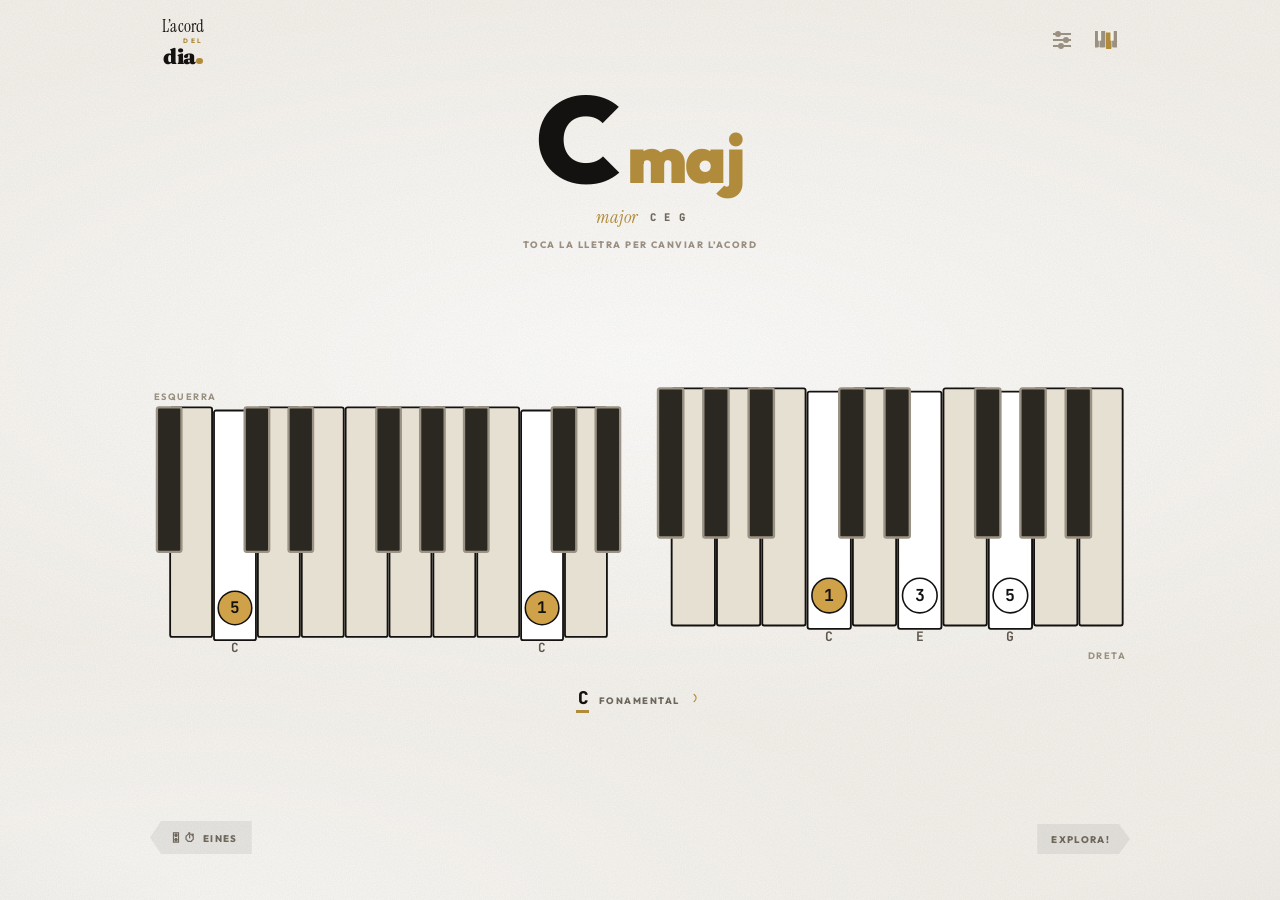
<file: index.html>
<!DOCTYPE html>
<html lang="ca" data-theme="light" style="background:#F4F1EB">
<head>
<meta charset="utf-8">
<meta name="viewport" content="width=device-width, initial-scale=1, maximum-scale=1, user-scalable=no, viewport-fit=cover, interactive-widget=resizes-content">
<meta name="theme-color" content="#F4F1EB">
<meta name="color-scheme" content="light">
<meta name="description" content="Formes d'acords per a guitarra i piano, amb digitació de les dues mans. Pensat per practicar al mòbil.">
<meta name="mobile-web-app-capable" content="yes">
<meta name="apple-mobile-web-app-capable" content="yes">
<meta name="apple-mobile-web-app-title" content="Acords">
<meta name="format-detection" content="telephone=no">
<meta name="apple-mobile-web-app-status-bar-style" content="default">
<script>
/* la pell guardada, abans de pintar res: cap llampec del color equivocat */
(function () {
  try {
    if (localStorage.getItem('ac.theme') === 'dark') {
      var d = document.documentElement;
      d.removeAttribute('data-theme');
      d.style.background = '#060605';
      document.querySelector('meta[name="theme-color"]').setAttribute('content', '#060605');
      document.querySelector('meta[name="color-scheme"]').setAttribute('content', 'dark');
    }
  } catch (e) { /* navegacio privada: es queda clar */ }
})();
</script>
<title>Acords · guitarra i piano</title>
<link rel="manifest" href="manifest.webmanifest">
<link rel="preconnect" href="https://fonts.googleapis.com">
<link rel="preconnect" href="https://fonts.gstatic.com" crossorigin>
<link rel="stylesheet" href="https://fonts.googleapis.com/css2?family=Outfit:wght@500;700;800;900&family=Fraunces:opsz,wght@9..144,600;9..144,700;9..144,900&family=Instrument+Serif:ital@0;1&family=JetBrains+Mono:wght@500;700;800&display=swap">
<link rel="icon" href="icon.svg" type="image/svg+xml">
<link rel="apple-touch-icon" href="apple-touch-icon.png">
<link rel="stylesheet" href="css/practice.css?v=100">
<link rel="stylesheet" href="css/quina.css?v=100">
</head>
<body>

<div id="app"></div>

<script src="js/theory.js?v=100"></script>
<script src="js/audio.js?v=100"></script>
<script src="js/piano.js?v=100"></script>
<script src="js/fretboard.js?v=100"></script>
<script src="js/shapes.js?v=100"></script>
<script src="js/config.js?v=100"></script>
<script src="js/tools.js?v=100"></script>
<script src="js/cercle.js?v=100"></script>
<script src="js/practice.js?v=100"></script>
<script src="js/quina.js?v=100"></script>
<script>
Config.load('data/chords.json?v=100').then(function () {
  Practice.start();
  /* els enllaços del joc porten aquí */
  if (location.hash === '#quina') { Quina.open(); }
}).catch(function (err) {
  var msg = String(err && err.message ? err.message : err);
  var hint = location.protocol === 'file:'
    ? 'Estàs obrint el fitxer directament: les dades només carreguen servides per http. Engega un servidor local (python -m http.server) o puja-ho a GitHub Pages.'
    : 'Revisa data/chords.json: segurament hi ha un error de sintaxi a la darrera edició.';
  document.getElementById('app').innerHTML =
    '<div class="boot-error"><b>No s\'han pogut carregar els acords</b><span>' +
    msg.replace(/</g, '&lt;') + '</span><em>' + hint + '</em></div>';
});
</script>
<script>
/* L'app sencera fora de linia. Quan hi ha versio nova esperant, surt
   un avis petit; en tocar-lo, el relleu i recarrega. */
if ('serviceWorker' in navigator) {
  navigator.serviceWorker.register('sw.js').then(function (reg) {
    function offer(w) {
      if (!w) { return; }
      var pill = document.createElement('button');
      pill.className = 'update-pill';
      pill.type = 'button';
      pill.textContent = 'versi\u00f3 nova \u00b7 toca per actualitzar';
      pill.onclick = function () { w.postMessage('skip'); };
      document.body.appendChild(pill);
    }
    offer(reg.waiting);
    reg.addEventListener('updatefound', function () {
      var w = reg.installing;
      if (!w) { return; }
      w.addEventListener('statechange', function () {
        if (w.state === 'installed' && navigator.serviceWorker.controller) { offer(w); }
      });
    });
  }).catch(function () { /* file:// o navegador vell: res */ });
  var reloading = false;
  navigator.serviceWorker.addEventListener('controllerchange', function () {
    if (reloading) { return; }
    reloading = true;
    location.reload();
  });
}
</script>
</body>
</html>
</file>
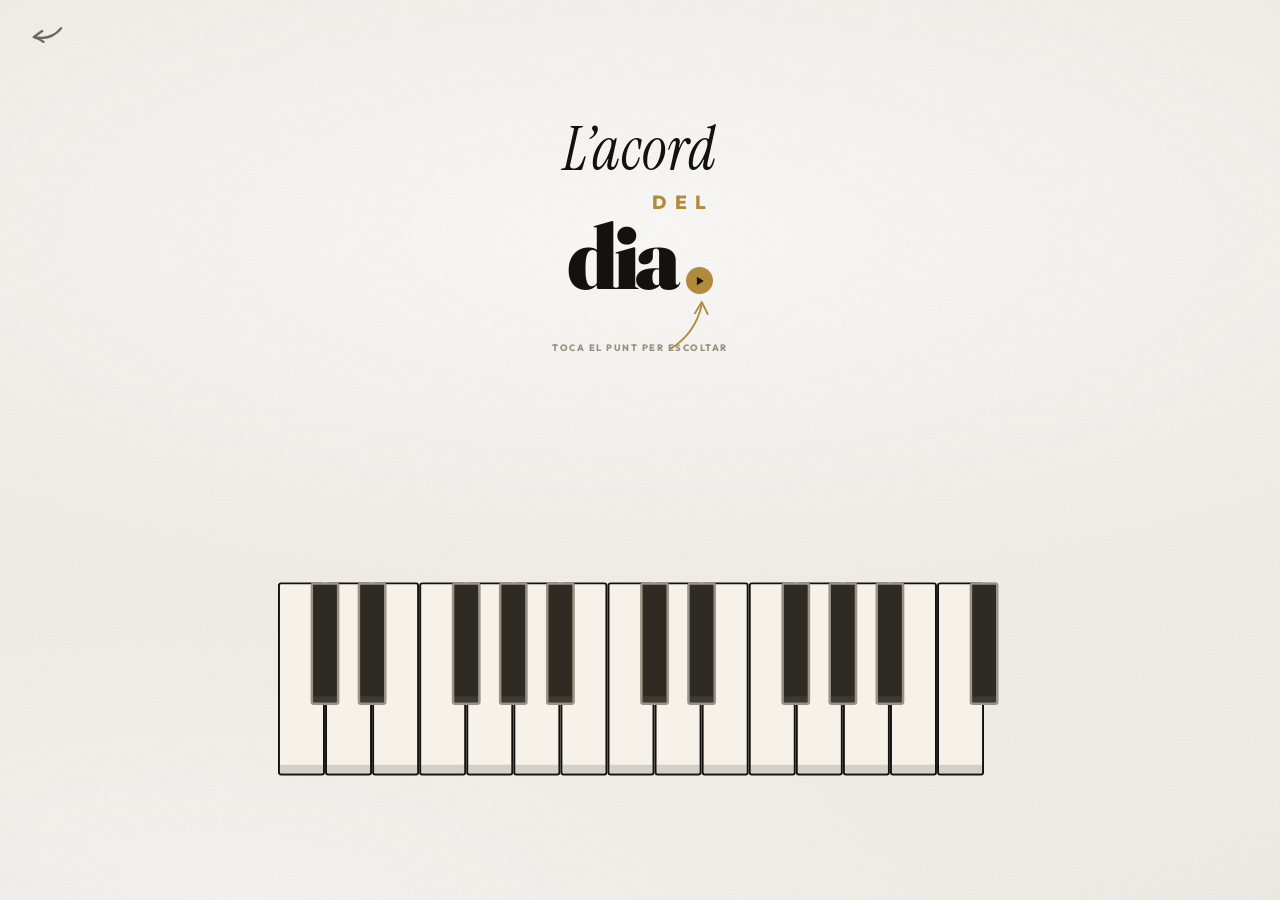
<file: quinacord/index.html>
<!DOCTYPE html>
<html lang="ca" style="background:#F4F1EB">
<head>
<meta charset="utf-8">
<meta name="viewport" content="width=device-width, initial-scale=1, viewport-fit=cover">
<meta name="theme-color" content="#F4F1EB">
<meta name="description" content="Cada dia sona un acord. Troba'l al piano.">
<title>L'acord del dia</title>
<link rel="icon" href="../icon.svg" type="image/svg+xml">
<link rel="apple-touch-icon" href="../apple-touch-icon.png">
<!-- El joc viu dins l'app (en PWA, saltar de pagina treu la barra del
     navegador). Aquesta adreca es queda per als enllacos compartits. -->
<script>location.replace('../#quina');</script>
<meta http-equiv="refresh" content="0;url=../#quina">
</head>
<body></body>
</html>
</file>
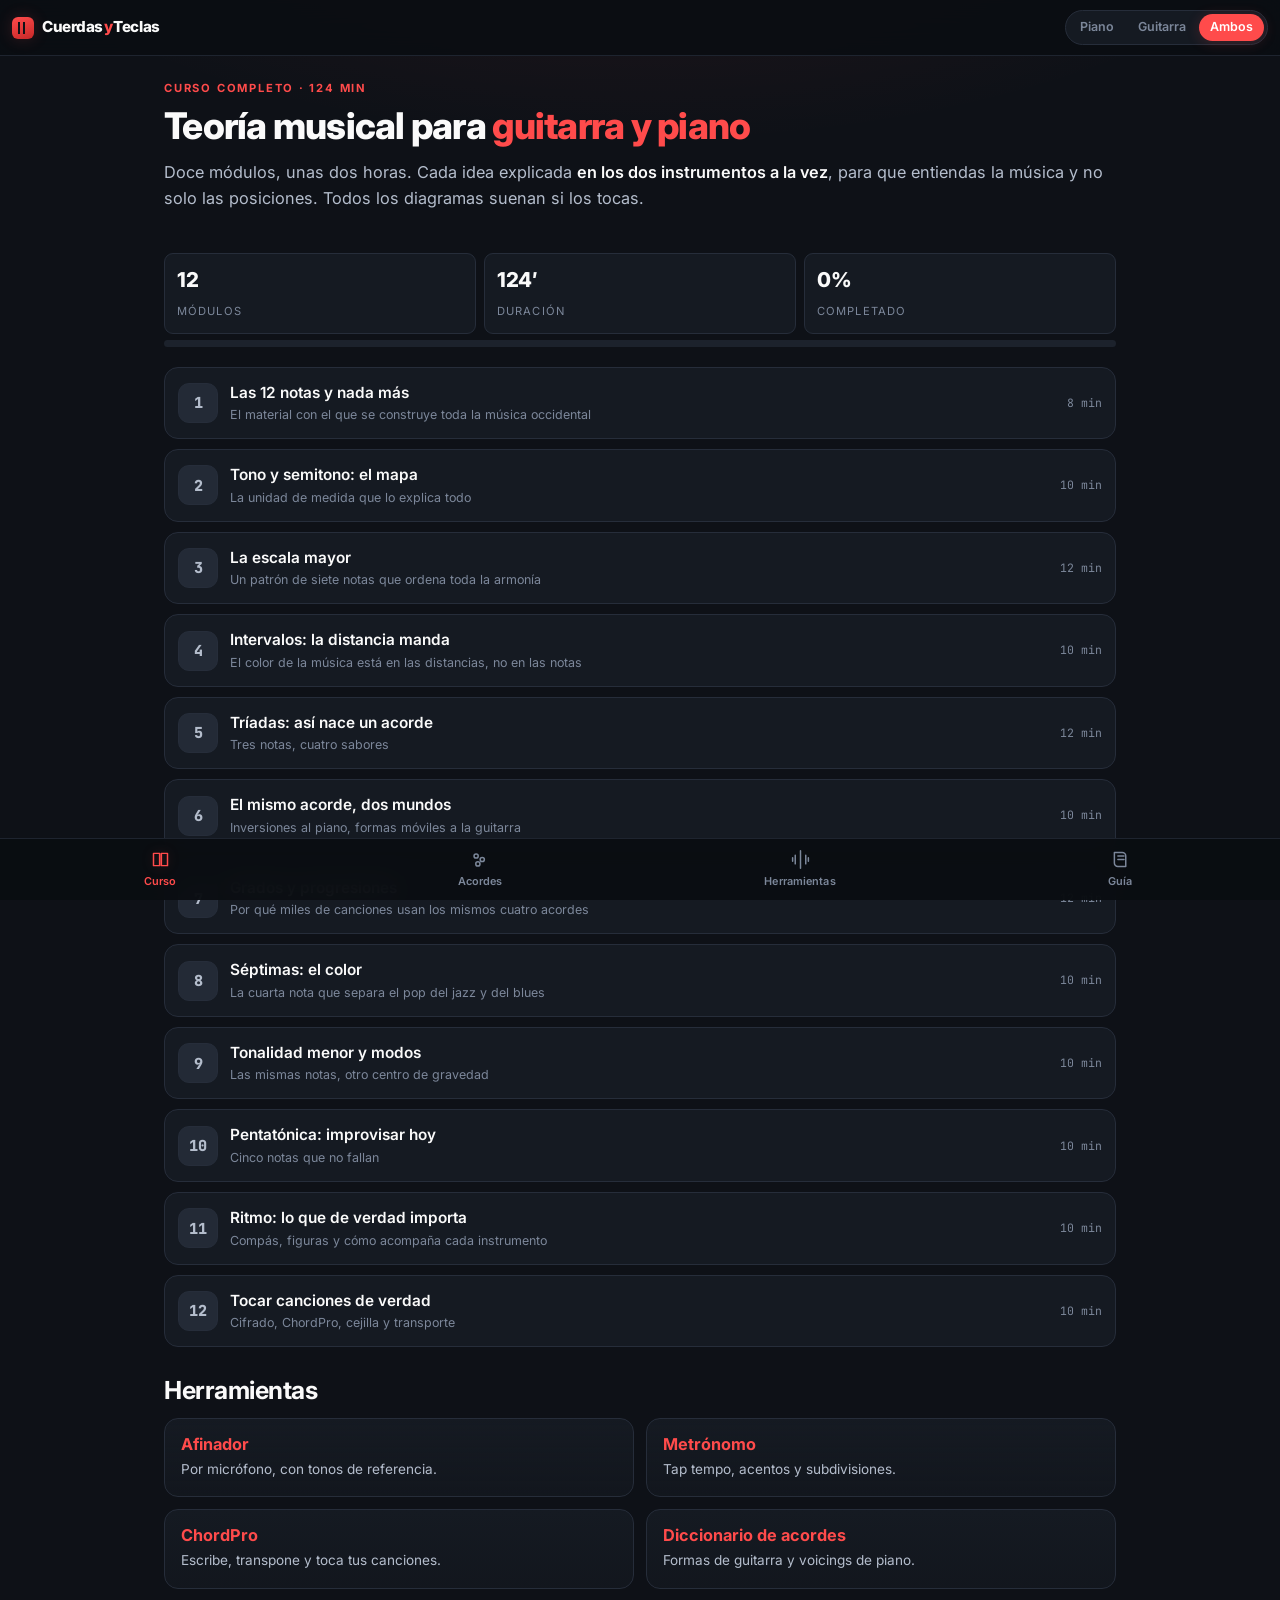
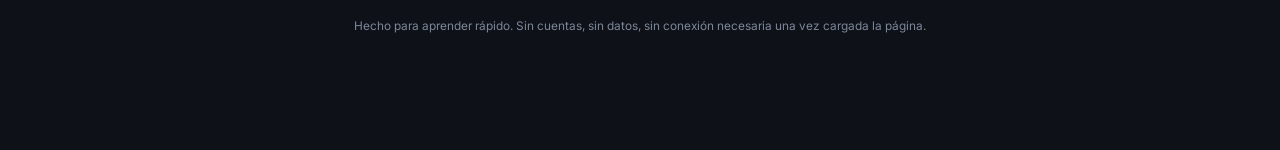
<file: curso.html>
<!DOCTYPE html>
<html lang="es">
<head>
<meta charset="utf-8">
<meta name="viewport" content="width=device-width, initial-scale=1, viewport-fit=cover">
<meta name="theme-color" content="#0E1117">
<meta name="description" content="Curso de teoría musical de 2 horas comparando piano y guitarra, con afinador, metrónomo y editor ChordPro.">
<title>Cuerdas y Teclas — Teoría musical para guitarra y piano</title>
<link rel="preconnect" href="https://fonts.googleapis.com">
<link rel="preconnect" href="https://fonts.gstatic.com" crossorigin>
<link rel="stylesheet" href="https://fonts.googleapis.com/css2?family=Inter:wght@400;500;600;800&family=JetBrains+Mono:wght@400;700&display=swap">
<link rel="stylesheet" href="css/styles.css">
<link rel="icon" href="data:image/svg+xml,<svg xmlns='http://www.w3.org/2000/svg' viewBox='0 0 100 100'><rect width='100' height='100' rx='22' fill='%230E1117'/><rect x='22' y='20' width='12' height='60' rx='3' fill='%23FAFAFA'/><rect x='44' y='20' width='12' height='60' rx='3' fill='%23FAFAFA'/><rect x='66' y='20' width='12' height='60' rx='3' fill='%23FF4B4B'/></svg>">
</head>
<body>

<header class="topbar">
  <a class="brand" href="#/curso" aria-label="Inicio">
    <span class="brand-mark" aria-hidden="true"></span>
    <span class="brand-text">Cuerdas<em>y</em>Teclas</span>
  </a>

  <div class="instrument-switch" role="tablist" aria-label="Instrumento preferido">
    <button class="ins-btn" role="tab" data-instrument="piano" aria-selected="false">Piano</button>
    <button class="ins-btn" role="tab" data-instrument="guitar" aria-selected="false">Guitarra</button>
    <button class="ins-btn" role="tab" data-instrument="both" aria-selected="true">Ambos</button>
  </div>
</header>

<main id="main" class="main" tabindex="-1"></main>

<nav class="tabbar" aria-label="Secciones">
  <a class="tab" href="#/curso" data-section="curso">
    <svg viewBox="0 0 24 24" aria-hidden="true"><path d="M4 5h7v14H4zM13 5h7v14h-7z"/></svg>
    <span>Curso</span>
  </a>
  <a class="tab" href="#/acordes" data-section="acordes">
    <svg viewBox="0 0 24 24" aria-hidden="true"><circle cx="7" cy="8" r="2.4"/><circle cx="14" cy="12" r="2.4"/><circle cx="9" cy="17" r="2.4"/></svg>
    <span>Acordes</span>
  </a>
  <a class="tab" href="#/herramientas" data-section="herramientas">
    <svg viewBox="0 0 24 24" aria-hidden="true"><path d="M12 2v20M6 7v10M18 7v10M3 10v4M21 10v4"/></svg>
    <span>Herramientas</span>
  </a>
  <a class="tab" href="#/guia" data-section="guia">
    <svg viewBox="0 0 24 24" aria-hidden="true"><path d="M5 4h9a4 4 0 014 4v12H9a4 4 0 01-4-4z"/><path d="M9 8h7M9 12h7"/></svg>
    <span>Guía</span>
  </a>
</nav>

<div id="toast" class="toast" role="status" aria-live="polite"></div>

<script src="js/theory.js"></script>
<script src="js/audio.js"></script>
<script src="js/piano.js"></script>
<script src="js/fretboard.js"></script>
<script src="js/shapes.js"></script>
<script src="js/lessons.js"></script>
<script src="js/lessons-1.js"></script>
<script src="js/lessons-2.js"></script>
<script src="js/chordbook.js"></script>
<script src="js/tuner.js"></script>
<script src="js/metronome.js"></script>
<script src="js/chordpro.js"></script>
<script src="js/guide.js"></script>
<script src="js/app.js"></script>
</body>
</html>
</file>
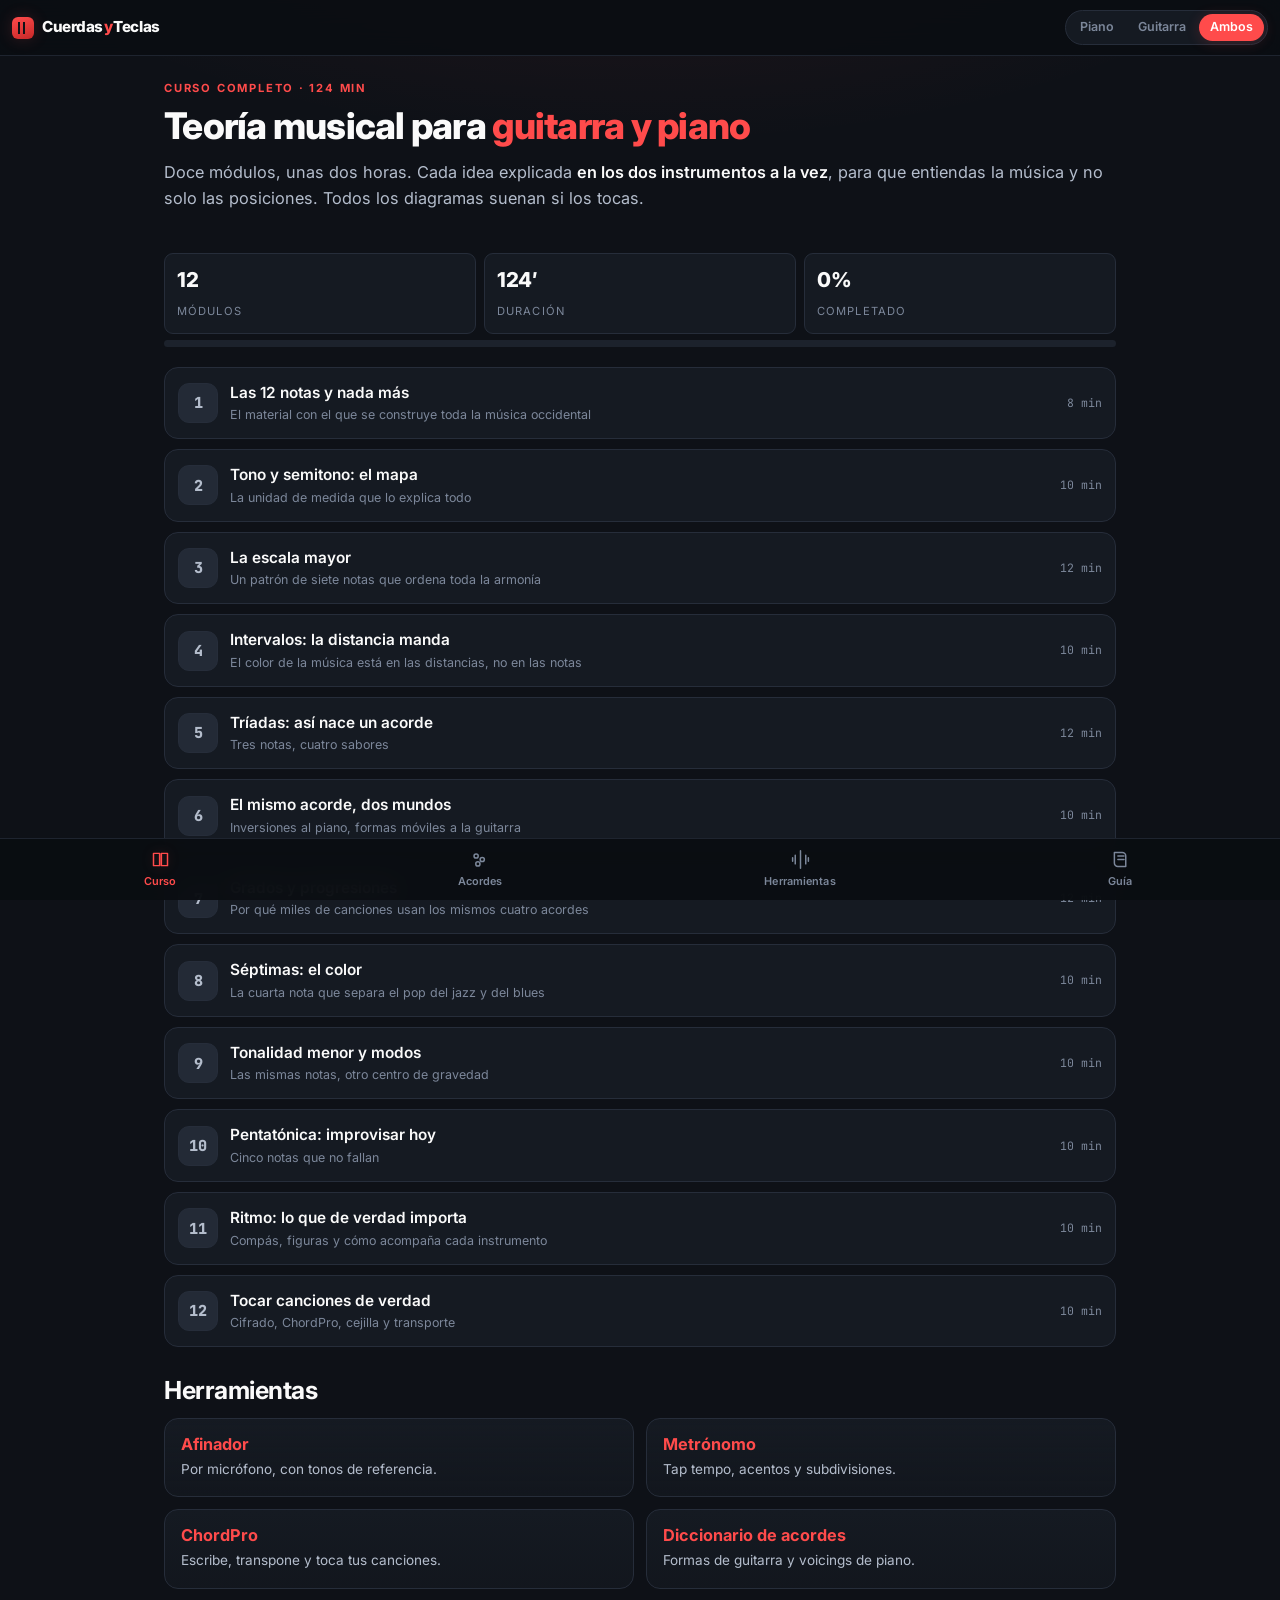
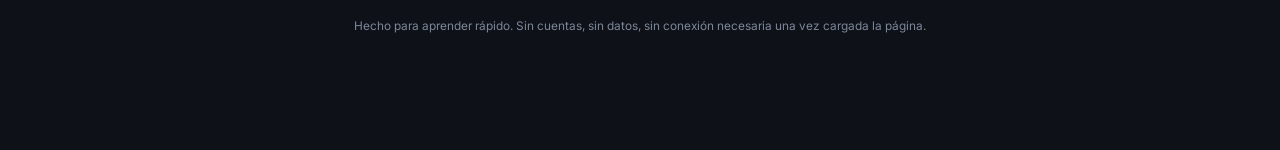
<file: arxiu/curs/curso.html>
<!DOCTYPE html>
<html lang="es">
<head>
<meta charset="utf-8">
<meta name="viewport" content="width=device-width, initial-scale=1, viewport-fit=cover">
<meta name="theme-color" content="#0E1117">
<meta name="description" content="Curso de teoría musical de 2 horas comparando piano y guitarra, con afinador, metrónomo y editor ChordPro.">
<title>Cuerdas y Teclas — Teoría musical para guitarra y piano</title>
<link rel="preconnect" href="https://fonts.googleapis.com">
<link rel="preconnect" href="https://fonts.gstatic.com" crossorigin>
<link rel="stylesheet" href="https://fonts.googleapis.com/css2?family=Inter:wght@400;500;600;800&family=JetBrains+Mono:wght@400;700&display=swap">
<link rel="stylesheet" href="css/styles.css">
<link rel="icon" href="data:image/svg+xml,<svg xmlns='http://www.w3.org/2000/svg' viewBox='0 0 100 100'><rect width='100' height='100' rx='22' fill='%230E1117'/><rect x='22' y='20' width='12' height='60' rx='3' fill='%23FAFAFA'/><rect x='44' y='20' width='12' height='60' rx='3' fill='%23FAFAFA'/><rect x='66' y='20' width='12' height='60' rx='3' fill='%23FF4B4B'/></svg>">
</head>
<body>

<header class="topbar">
  <a class="brand" href="#/curso" aria-label="Inicio">
    <span class="brand-mark" aria-hidden="true"></span>
    <span class="brand-text">Cuerdas<em>y</em>Teclas</span>
  </a>

  <div class="instrument-switch" role="tablist" aria-label="Instrumento preferido">
    <button class="ins-btn" role="tab" data-instrument="piano" aria-selected="false">Piano</button>
    <button class="ins-btn" role="tab" data-instrument="guitar" aria-selected="false">Guitarra</button>
    <button class="ins-btn" role="tab" data-instrument="both" aria-selected="true">Ambos</button>
  </div>
</header>

<main id="main" class="main" tabindex="-1"></main>

<nav class="tabbar" aria-label="Secciones">
  <a class="tab" href="#/curso" data-section="curso">
    <svg viewBox="0 0 24 24" aria-hidden="true"><path d="M4 5h7v14H4zM13 5h7v14h-7z"/></svg>
    <span>Curso</span>
  </a>
  <a class="tab" href="#/acordes" data-section="acordes">
    <svg viewBox="0 0 24 24" aria-hidden="true"><circle cx="7" cy="8" r="2.4"/><circle cx="14" cy="12" r="2.4"/><circle cx="9" cy="17" r="2.4"/></svg>
    <span>Acordes</span>
  </a>
  <a class="tab" href="#/herramientas" data-section="herramientas">
    <svg viewBox="0 0 24 24" aria-hidden="true"><path d="M12 2v20M6 7v10M18 7v10M3 10v4M21 10v4"/></svg>
    <span>Herramientas</span>
  </a>
  <a class="tab" href="#/guia" data-section="guia">
    <svg viewBox="0 0 24 24" aria-hidden="true"><path d="M5 4h9a4 4 0 014 4v12H9a4 4 0 01-4-4z"/><path d="M9 8h7M9 12h7"/></svg>
    <span>Guía</span>
  </a>
</nav>

<div id="toast" class="toast" role="status" aria-live="polite"></div>

<script src="../../js/theory.js"></script>
<script src="../../js/audio.js"></script>
<script src="../../js/piano.js"></script>
<script src="../../js/fretboard.js"></script>
<script src="../../js/shapes.js"></script>
<script src="js/lessons.js"></script>
<script src="js/lessons-1.js"></script>
<script src="js/lessons-2.js"></script>
<script src="js/chordbook.js"></script>
<script src="js/tuner.js"></script>
<script src="js/metronome.js"></script>
<script src="js/chordpro.js"></script>
<script src="js/guide.js"></script>
<script src="js/app.js"></script>
</body>
</html>
</file>
<file: css/practice.css>
/* ============================================================
   Acords - guitarra i piano.
   Outfit en negre (900) per a l'acord, JetBrains Mono per a les
   xifres. Tipografia sobre vidre, cap caixa.

   El fons és llis: un sol negre, amb una mica més de llum al centre
   i prou. Cap vidre, cap ombra, cap costura entre seccions.

   Sistema: dos micro-rètols (58/66 per mil de rem, tracking .16em),
   beix només per a l'extensió, l'accent i allò triat.
   ============================================================ */

:root {
  --bg:    #060605;   /* el fons de tot, el pla més llunyà */
  --plane: #060605;   /* el pla que llisca: el mateix negre llis */
  --line:  #3A3733;   /* tics i punts apagats */
  --text:  #F4F1EB;
  --beige: #DCC9A6;
  --ok:    #93B478;   /* el verd d'encertar, nomes a l'oida */
  --muted: #948D83;
  --dim:   #66605A;

  --top-h: 196px;
  --pad:   14px;

  --sans:  "Outfit", system-ui, -apple-system, "Segoe UI", Roboto, sans-serif;
  --fraun: "Fraunces", Georgia, serif;              /* la veu de la musica */
  --instr: "Instrument Serif", Georgia, serif;      /* la veu que xiuxiueja */
  --w-big:  900;   /* l'acord, la xifra de tempo, la nota de l'afinador */
  --w-caps: 800;   /* els micro-retols */
  --tight: -.03em;
  --wh-w:  118px;  /* l'ample d'una peca de la roda */
  --mono:  "JetBrains Mono", ui-monospace, "SFMono-Regular", Consolas, monospace;
}

/* ---------------- mode clar ----------------
   Els mateixos papers, girats: paper calid, tinta negra i l'accent
   passa a ocre perque un beix clar no es llegiria sobre blanc. */
:root[data-theme="light"] {
  --bg:    #F4F1EB;
  --plane: #F4F1EB;
  --line:  #C7BFAF;
  --text:  #141210;
  --beige: #B08B3C;
  --ok:    #4F7A3C;
  --muted: #6E675C;
  --dim:   #9A9081;
}
:root[data-theme="light"] #app::before {
  background:
    radial-gradient(115% 62% at 50% 40%, rgba(255, 255, 255, .8), transparent 66%),
    radial-gradient(85% 48% at 16% 102%, rgba(255, 255, 255, .45), transparent 70%);
}
:root[data-theme="light"] #app::after {
  background:
    url("data:image/svg+xml,%3Csvg xmlns='http://www.w3.org/2000/svg' width='240' height='240'%3E%3Cfilter id='g'%3E%3CfeTurbulence type='fractalNoise' baseFrequency='.8' numOctaves='2' stitchTiles='stitch'/%3E%3CfeColorMatrix values='0 0 0 0 0 0 0 0 0 0 0 0 0 0 0 0 0 0 .05 0'/%3E%3C/filter%3E%3Crect width='240' height='240' filter='url(%23g)'/%3E%3C/svg%3E") repeat left top / 240px 240px,
    radial-gradient(135% 105% at 50% 46%, transparent 55%, rgba(31, 27, 21, .085) 100%);
}
:root[data-theme="light"] .sheet-backdrop { background: rgba(244, 241, 235, .8); }

* { box-sizing: border-box; }
::selection { background: var(--beige); color: #060605; }

html, body { height: 100%; margin: 0; overflow: hidden; }

body {
  background: var(--bg);
  color: var(--text);
  font-family: var(--sans);
  font-size: 16px;
  line-height: 1.4;
  -webkit-text-size-adjust: 100%;
  -webkit-tap-highlight-color: transparent;
  overscroll-behavior: none;
}

button {
  font-family: inherit;
  touch-action: manipulation;
  -webkit-user-select: none;
  user-select: none;
}
:focus-visible { outline: 2px solid var(--beige); outline-offset: 2px; }

#app {
  position: relative;
  height: 100vh;
  height: 100dvh;
  overflow: hidden;
  background: var(--bg);
}
/* La profunditat la fa la llum, no el color: una llum principal alta,
   un contrallum tenue baix, i les vores que cauen a fosc. Tot mate. */
#app::before {
  content: "";
  position: absolute; inset: 0; z-index: 0;
  background:
    radial-gradient(115% 62% at 50% 40%, rgba(255, 255, 255, .065), transparent 66%),
    radial-gradient(85% 48% at 16% 102%, rgba(255, 255, 255, .03), transparent 70%);
  pointer-events: none;
}
#app::after {
  content: "";
  position: absolute; inset: 0; z-index: 0;
  /* el gra fa el mate de debo: sense ell, el negre es un degradat digital */
  background:
    url("data:image/svg+xml,%3Csvg xmlns='http://www.w3.org/2000/svg' width='240' height='240'%3E%3Cfilter id='g'%3E%3CfeTurbulence type='fractalNoise' baseFrequency='.8' numOctaves='2' stitchTiles='stitch'/%3E%3CfeColorMatrix values='0 0 0 0 1 0 0 0 0 1 0 0 0 0 1 0 0 0 .045 0'/%3E%3C/filter%3E%3Crect width='240' height='240' filter='url(%23g)'/%3E%3C/svg%3E") repeat left top / 240px 240px,
    radial-gradient(135% 105% at 50% 46%, transparent 52%, rgba(0, 0, 0, .5) 100%);
  pointer-events: none;
}

/* ---------------- el plano deslizante ---------------- */
.deck {
  position: absolute; inset: 0;
  display: flex;
  overflow-x: auto; overflow-y: hidden;
  scroll-snap-type: x mandatory;
  overscroll-behavior-x: contain;
  scrollbar-width: none;
}
.deck::-webkit-scrollbar { display: none; }

.panel {
  position: relative;
  flex: 0 0 100%;
  height: 100%;
  overflow: hidden;                 /* dentro no se hace scroll: todo cabe */
  scroll-snap-align: center;
  background: transparent;          /* el fons llis de sota es veu i prou */
}
.panel-inner {
  position: relative;
  height: 100%;
  display: flex; flex-direction: column; justify-content: center; gap: 8px;
  padding: calc(var(--top-h) + 8px) var(--pad) calc(26px + env(safe-area-inset-bottom));
}
/* l'escenari: els diagrames. La roda va just a sota, dins la seccio,
   i sense arribar mai a la vora de baix */
.stage {
  flex: 1 1 auto; min-height: 0;
  display: flex; flex-direction: column; justify-content: center; gap: 12px;
}
.wheel-host { flex: none; padding-top: 8px; transition: opacity .22s ease; }
#app.deck-moving .wheel-host { opacity: 0; }

.panel-inner > * { position: relative; z-index: 1; }

/* ---------------- capas fijas ---------------- */
.pinned {
  position: absolute; left: 0; right: 0; z-index: 5;
  pointer-events: none;
  transition: opacity .32s ease, filter .32s ease;
}
.pinned-inner { position: relative; z-index: 1; pointer-events: auto; }

.pinned-top { top: 0; }
.pinned-top .pinned-inner {
  position: relative;
  padding: calc(74px + env(safe-area-inset-top)) var(--pad) 14px;
  text-align: center;
}



/* el salt al joc: el seu lockup, en miniatura (sempre les tres
   lletres de la casa) */
.quina-btn {
  position: absolute; top: calc(12px + env(safe-area-inset-top)); left: 14px;
  appearance: none; border: 0; background: none; cursor: pointer;
  padding: 6px 8px;
  display: block;
}
.quina-btn .qm {
  display: flex; flex-direction: column;
  width: fit-content;
  line-height: 1;
}
.quina-btn .qm i { display: block; font-style: normal; }
.quina-btn .qm1 {
  text-align: left;
  font-family: var(--instr); font-style: italic;
  font-size: 1.08rem; font-weight: 400; letter-spacing: .01em;
  color: var(--text);
}
.quina-btn .qm2 {
  text-align: right;
  margin: .4em 0 .34em; padding-right: .06em;
  font-family: "Outfit", system-ui, sans-serif;
  font-size: .4rem; font-weight: 800;
  letter-spacing: .4em; text-indent: .4em; text-transform: uppercase;
  color: var(--beige);
}
.quina-btn .qm3 {
  text-align: center;
  font-family: var(--fraun);
  font-size: 1.34rem; font-weight: 900; letter-spacing: -.04em;
  color: var(--text);
}
.qm-dot {
  display: inline-block; text-decoration: none;
  width: .3em; height: .3em; margin-left: .07em;
  border-radius: 50%; background: var(--beige);
}
.quina-btn:active .qm1, .quina-btn:active .qm3 { color: var(--beige); }

/* ajustos: un mesclador petit, tres linies amb el seu boto */
.look-btn {
  position: absolute; top: calc(20px + env(safe-area-inset-top)); right: 58px;
  width: 40px; height: 40px;
  display: flex; flex-direction: column; align-items: center; justify-content: center;
  gap: 4px;
  appearance: none; border: 0; background: none; cursor: pointer; padding: 0;
}
.look-btn i {
  position: relative;
  width: 18px; height: 2px; background: var(--dim);
}
.look-btn i::after {
  content: ""; position: absolute; top: -2px;
  width: 6px; height: 6px; border-radius: 50%;
  background: var(--dim);
}
.look-btn i:nth-child(1)::after { left: 2px; }
.look-btn i:nth-child(2)::after { left: 10px; }
.look-btn i:nth-child(3)::after { left: 5px; }
.look-btn:active i, .look-btn:active i::after { background: var(--beige); }

/* la icona del pianet lliure: tres tecles, com la de l'app */
.piano-btn {
  position: absolute; top: calc(20px + env(safe-area-inset-top)); right: 12px;
  width: 44px; height: 40px;
  display: flex; align-items: center; justify-content: center;
  appearance: none; border: 0; background: none; cursor: pointer; padding: 0;
}
.piano-btn svg { width: 22px; height: 18.3px; display: block; }
.piano-btn .k-w { fill: var(--dim); }
.piano-btn .k-on { fill: var(--beige); }
.piano-btn .k-b { fill: var(--bg); }
.piano-btn .k-seam { fill: var(--bg); opacity: .5; }
.piano-btn:active .k-w { fill: var(--text); }


/* ---------------- el acorde, que es el mando ---------------- */
.chord-name {
  display: flex; align-items: baseline; justify-content: center; gap: .05em;
  margin: 0;
  font-size: clamp(4.2rem, 26vw, 7rem);
  font-weight: var(--w-big); line-height: .9; letter-spacing: -.03em;
}
.tok {
  position: relative;
  appearance: none; background: none; border: 0; padding: 0 2px;
  font: inherit; letter-spacing: inherit; color: var(--text);
  cursor: pointer;
}
/* la fundamental en blanco, la extensión en beige: cada pieza abre su panel */
.tok-root { color: var(--text); }
.tok-ext { color: var(--beige); font-size: .56em; letter-spacing: -.03em; }
.tok::after {
  content: "";
  position: absolute; left: 2px; right: 2px; bottom: .1em; height: 3px;
  background: currentColor; opacity: 0;
  transform: scaleX(.3); transform-origin: center;
  transition: opacity .18s ease, transform .18s ease;
}
.tok.active::after { opacity: .95; transform: scaleX(1); }

.chord-line {
  display: flex; align-items: center; justify-content: center; gap: 10px;
  margin: 8px 0 0;
  font-size: .66rem; font-weight: var(--w-caps); letter-spacing: .16em; text-transform: uppercase;
  color: var(--beige);
}
/* la paraula del tipus és el mando de l'extensió, sempre */
.line-ext {
  appearance: none; border: 0; background: none; cursor: pointer;
  padding: 6px 2px; margin: -6px 0;
  font-family: var(--instr); font-style: italic; font-weight: 400;
  font-size: 1.15rem; letter-spacing: .01em; text-transform: none;
  color: var(--beige);
  border-bottom: 2px solid transparent;
}
.line-ext { padding-bottom: 4px; }
.line-ext.active { border-bottom-color: var(--beige); }
.chord-line em {
  font-style: normal; font-family: var(--mono); font-weight: var(--w-caps);
  letter-spacing: .1em; text-transform: none; color: var(--muted);
}

/* el rètol d'estrena: fins al primer canvi d'acord */
.coach {
  margin-top: 10px;
  font-size: .58rem; font-weight: var(--w-caps); letter-spacing: .16em; text-transform: uppercase;
  color: var(--dim);
  animation: coach-in 1s ease .8s both;
}
@keyframes coach-in { from { opacity: 0; } to { opacity: 1; } }

/* ---------------- diagramas ---------------- */
.diagram { flex: 1 1 auto; min-height: 0; display: flex; justify-content: center; }
.diagram svg { width: 100%; height: 100%; }
.diagram.narrow { max-width: min(440px, 100%); margin: 0 auto; }

.empty {
  flex: 1 1 auto; display: flex; flex-direction: column; justify-content: center;
  align-items: center; gap: 10px; text-align: center;
}
.empty b {
  font-size: .66rem; font-weight: var(--w-caps); letter-spacing: .16em; text-transform: uppercase;
  color: var(--beige);
}
.empty span { font-size: .82rem; color: var(--dim); max-width: 260px; }

/* un teclado por mano */
/* la caja del dibujo ya lleva su proporción exacta, así que el bloque
   se ajusta al contenido y los dos teclados quedan juntos en el centro */
.kb { flex: 0 0 auto; display: flex; flex-direction: column; gap: 2px; }
/* cada mano se rotula en su lado, como está en el teclado de verdad:
   la izquierda a la izquierda y la derecha a la derecha */
.kb-head {
  flex: none; display: flex;
  font-size: .58rem; font-weight: 700; letter-spacing: .16em; text-transform: uppercase;
  color: var(--dim);
}
.kb-head.kb-r { justify-content: flex-end; }
.kb-head.kb-l { justify-content: flex-start; }

/* ---------------- posición / inversión ---------------- */
.wheel {
  display: flex; align-items: flex-start;
  width: 100%;
  overflow-x: auto; overflow-y: hidden;
  scroll-snap-type: x mandatory;
  overscroll-behavior-x: contain;
  scrollbar-width: none;
  /* el gest de la roda es de la roda: nomes pan horitzontal, amb un
     coixi interior perque el limit fisic no coincideixi mai amb una
     peca (al limit es on el navegador cedeix el gest a la pagina) */
  touch-action: pan-x;
  padding: 2px calc(50% - var(--wh-w) / 2 + 46px) 0;
  /* les vores es fonen: se'n va abans de sortir */
  -webkit-mask-image: linear-gradient(90deg, transparent, #000 16%, #000 84%, transparent);
  mask-image: linear-gradient(90deg, transparent, #000 16%, #000 84%, transparent);
}
.wheel::-webkit-scrollbar { display: none; }

.wh-item {
  flex: 0 0 var(--wh-w); width: var(--wh-w);
  scroll-snap-align: center;
  appearance: none; border: 0; background: none; cursor: pointer; padding: 0;
  display: flex; flex-direction: column; align-items: center; gap: 11px;
  color: var(--text);
  transform-origin: 50% 560px;  /* el centre del dial, ben avall */
  will-change: transform, opacity;
}
.wh-item b {
  font-family: var(--mono); font-size: 1.35rem; font-weight: var(--w-caps);
  letter-spacing: -.02em; line-height: 1; white-space: nowrap;
}
.wh-item span {
  font-size: .58rem; font-weight: var(--w-caps); letter-spacing: .16em;
  text-transform: uppercase; color: var(--muted);
  text-align: center; line-height: 1.25;
  transition: opacity .18s ease;
}
/* els veins nomes diuen el simbol; la descripcio es de la triada */
.wh-item:not(.on) span { opacity: 0; }
.wh-item.on span { color: var(--beige); }
/* la peca triada duu el subratllat de la casa */
.wh-item.on b { position: relative; }
.wh-item.on b::after {
  content: ""; position: absolute;
  left: -.14em; right: -.02em; bottom: -7px; height: 3px;
  background: var(--beige);
}
/* flechas tipográficas: sin caja, solo el glifo */
/* ---------------- desenfoque al cambiar ---------------- */
.fx-out { animation: fx-out .13s ease-in both; will-change: filter, opacity; }
.fx-in  { animation: fx-in .34s cubic-bezier(.2,.8,.2,1) both; will-change: filter, opacity; }

@keyframes fx-out {
  from { filter: blur(0);    opacity: 1; }
  to   { filter: blur(10px); opacity: .2; }
}
@keyframes fx-in {
  from { filter: blur(10px); opacity: 0; }
  to   { filter: blur(0);    opacity: 1; }
}

/* ----------------------------------------------------------------
   el selector: tipografía sobre cristal, sin una sola caja.
   La opción elegida va en el color de su pieza del título y con el
   mismo subrayado; las demás, en gris apagado.
   ---------------------------------------------------------------- */
.sheet-wrap { position: fixed; inset: 0; z-index: 40; display: flex; }
.sheet-backdrop {
  position: absolute; inset: 0;
  background: rgba(6, 6, 5, .74);
  backdrop-filter: blur(26px) saturate(.8);
  -webkit-backdrop-filter: blur(26px) saturate(.8);
  animation: fade-in .2s ease both;
}
.sheet {
  position: relative; margin: auto; width: 100%; max-width: 480px;
  max-height: 100%; overflow-y: auto; scrollbar-width: none;
  padding: max(36px, env(safe-area-inset-top)) 22px calc(30px + env(safe-area-inset-bottom));
  text-align: center;
  animation: sheet-in .3s cubic-bezier(.2,.8,.2,1) both;
}
.sheet::-webkit-scrollbar { display: none; }
.sheet-wrap.closing .sheet { animation: sheet-out .18s ease both; }
.sheet-wrap.closing .sheet-backdrop { animation: fade-out .18s ease both; }

@keyframes fade-in  { from { opacity: 0; } to { opacity: 1; } }
@keyframes fade-out { to { opacity: 0; } }
@keyframes sheet-in {
  from { opacity: 0; filter: blur(12px); transform: scale(.97); }
  to   { opacity: 1; filter: blur(0);   transform: none; }
}
@keyframes sheet-out { to { opacity: 0; filter: blur(10px); } }

/* l'aparenca: dues seccions amb el seu retol, mateixa tipografia */
/* Els ajustos: la icona al mig d'un filet, i a sota les opcions en
   horitzontal.  ----- icona -----  */
.sheet[data-kind="look"] .grp + .grp { margin-top: 36px; }
.grp-head {
  display: flex; align-items: center; gap: 16px;
  margin-bottom: 10px;
}
.grp-head::before, .grp-head::after {
  content: ""; flex: 1 1 auto; height: 1px;
  background: var(--line);
}
.grp-icon {
  flex: none;
  font-family: var(--sans); font-size: 1.25rem; font-weight: 700;
  color: var(--dim);
}
.sheet[data-kind="look"] .opt-grid {
  display: flex; flex-wrap: wrap;
  justify-content: space-around; align-items: baseline;
  gap: 0 6px; row-gap: 2px;
  margin: 0; min-width: 0;
}
.sheet[data-kind="look"] .opt { padding: 9px 4px; }
.sheet[data-kind="look"] .opt-big { font-size: 1.1rem; white-space: nowrap; }
.sheet[data-kind="look"] .opt-grid.fonts .opt-big { font-size: 1rem; }
/* cada lletra es mostra amb la seva propia lletra */

.opt-grid { display: grid; gap: 14px 8px; }
.opt-grid + .opt-grid { margin-top: 22px; }
/* files sempre plenes: 6+3+3 fonamentals i 3+9+16 extensions */
.opt-grid.tier1, .opt-grid.tier2 { grid-template-columns: repeat(3, 1fr); }
.opt-grid.tier3 { grid-template-columns: repeat(4, 1fr); }

.opt {
  appearance: none; border: 0; background: none; cursor: pointer; padding: 4px 2px;
  display: flex; flex-direction: column; align-items: center; gap: 4px;
  color: var(--dim);
  font-family: var(--sans); font-weight: var(--w-big);
  animation: opt-in .32s cubic-bezier(.2,.8,.2,1) both;
  animation-delay: calc(var(--i, 0) * 14ms);
}
.opt .opt-big { line-height: 1.05; letter-spacing: -.03em; }
/* la mida diu la popularitat: com més tocat, més gran */
.opt-grid.roots.tier1 .opt-big { font-size: 2.6rem; }
.opt-grid.roots.tier2 .opt-big { font-size: 1.7rem; }
.opt-grid.roots.tier3 .opt-big { font-size: 1.2rem; }
.opt-grid.exts.tier1 .opt-big { font-size: 2.2rem; }
.opt-grid.exts.tier2 .opt-big { font-size: 1.4rem; }
.opt-grid.exts.tier3 .opt-big { font-size: .95rem; }

.opt[aria-pressed="true"] { color: var(--text); }
/* el subratllat de la casa: gruixut i amb el peu sortint per l'esquerra */
.opt[aria-pressed="true"] .opt-big { position: relative; }
.opt[aria-pressed="true"] .opt-big::after {
  content: ""; position: absolute;
  left: -.16em; right: -.02em; bottom: -9px; height: 3px;
  background: currentColor;
}
.sheet[data-kind="ext"] .opt[aria-pressed="true"] { color: var(--beige); }
.opt:active .opt-big { color: var(--text); }

@keyframes opt-in {
  from { opacity: 0; filter: blur(7px); transform: translateY(8px); }
  to   { opacity: 1; filter: blur(0);  transform: none; }
}

/* ----------------------------------------------------------------
   eines: afinador i tempo com a plans del carrusel. En arribar-hi,
   les capes fixes es dissolen amb desenfocament.
   ---------------------------------------------------------------- */
/* a les eines, les capes fixes es dissolen — i tampoc no es poden
   clicar: sense això, el títol invisible seguia obrint el selector */
#app.on-tool .pinned { opacity: 0; filter: blur(10px); }
#app.on-tool .pinned .pinned-inner { pointer-events: none; }

/* afinador i tempo: un sol pla, partit per la meitat, amb un filet */
.tools-split {
  height: 100%;
  display: flex; flex-direction: column;
}
.tools-split .tool-inner { flex: 1 1 50%; min-height: 0; height: auto; }
.tools-split .tool-inner + .tool-inner { border-top: 1px solid var(--line); }
.tools-split .tool-inner[data-tool="tuner"] {
  padding-bottom: 24px;
}
.tools-split .tool-inner[data-tool="metronome"] {
  padding-top: 24px;
}
/* les pistes de les eines, en la veu que xiuxiueja */
.tool-inner[data-tool="tuner"] .tool-hint {
  font-family: var(--instr); font-style: italic; font-weight: 400;
  font-size: 1.1rem; letter-spacing: .01em; text-transform: none;
  color: var(--muted);
}
.mn-line { display: flex; align-items: baseline; justify-content: center; gap: 10px; }
.mn-unit {
  font-family: var(--instr); font-style: italic; font-weight: 400;
  font-size: 1.3rem; color: var(--beige);
}
.mn-hint {
  margin-top: 26px;
  font-family: var(--instr); font-style: italic; font-weight: 400;
  font-size: 1rem; color: var(--dim);
}

.tool-inner {
  position: relative;
  height: 100%;
  display: flex; flex-direction: column; justify-content: center; align-items: center;
  gap: 0;
  padding: calc(20px + env(safe-area-inset-top)) 22px calc(20px + env(safe-area-inset-bottom));
  text-align: center;
}
.tool-hint {
  margin-top: 18px; min-height: 1.2em;
  font-size: .58rem; font-weight: var(--w-caps); letter-spacing: .16em; text-transform: uppercase;
  color: var(--dim);
}

/* afinador */
.tuner-note {
  font-size: clamp(4.4rem, 30vw, 7rem);
  font-weight: var(--w-big); line-height: .9; letter-spacing: -.03em;
}
.tuner-note small {
  font-size: .3em; font-weight: 700; color: var(--muted);
  letter-spacing: 0; margin-left: .06em;
}
.tuner-note.good { color: var(--beige); }
.ticks { display: flex; justify-content: center; align-items: center; gap: 4px; margin: 28px 0 12px; }
.ticks i { width: 3px; height: 15px; background: var(--line); }
.ticks i.mid { height: 25px; background: var(--dim); }
.ticks i.on { background: var(--text); height: 25px; }
.ticks i.mid.on { background: var(--beige); }
.tuner-cents {
  font-family: var(--mono); font-size: .74rem; font-weight: 700;
  color: var(--muted); min-height: 1.2em;
}
.mic-btn {
  appearance: none; border: 0; background: none; cursor: pointer;
  margin-top: 14px; padding: 8px 4px 8px calc(4px + .18em);
  color: var(--beige);
  font-size: .66rem; font-weight: var(--w-caps); letter-spacing: .16em; text-transform: uppercase;
  border-bottom: 3px solid var(--beige);
}
.mic-btn[hidden] { display: none; }

/* ---------------- practica d'oida: la seva pantalla ---------------- */
.pr-wrap {
  position: fixed; inset: 0; z-index: 40;
  background: var(--bg);
  animation: fade-in .2s ease both;
}
.pr-wrap.closing { animation: fade-out .18s ease both; }
.pr-close { position: absolute; top: calc(10px + env(safe-area-inset-top)); left: 8px; z-index: 4; }

.pr-deck {
  position: absolute; inset: 0;
  display: flex;
  overflow-x: auto; overflow-y: hidden;
  scroll-snap-type: x mandatory;
  overscroll-behavior-x: contain;
  scrollbar-width: none;
}
.pr-deck::-webkit-scrollbar { display: none; }
.pr-panel {
  flex: 0 0 100%;
  scroll-snap-align: center;
  display: flex; flex-direction: column; justify-content: center; align-items: center;
  padding: calc(56px + env(safe-area-inset-top)) 18px calc(20px + env(safe-area-inset-bottom));
  overflow: hidden;
}

/* el titol del joc: respira un moment i s'esvaeix */
.pr-intro {
  position: absolute; inset: 0; z-index: 3;
  display: flex; flex-direction: column; justify-content: center; align-items: center; gap: 10px;
  padding: 0 34px; text-align: center;
  background: var(--bg);
  pointer-events: none;
  opacity: .96;
  transition: opacity .5s ease;
}
.pr-intro.hide { opacity: 0; }
.pr-intro b {
  font-family: var(--sans); font-size: 2rem; font-weight: var(--w-big);
  letter-spacing: -.02em; color: var(--text);
}
.pr-intro span { font-size: .82rem; color: var(--muted); max-width: 34ch; line-height: 1.5; }

.pr-name {
  min-height: 52px;
  display: flex; align-items: flex-end; justify-content: center;
  font-family: var(--sans); font-size: 2.7rem; font-weight: var(--w-big);
  letter-spacing: -.02em; line-height: 1;
  color: var(--beige);
}
.pr-name.ok { color: var(--ok); animation: ear-pop .32s cubic-bezier(.2,.8,.2,1) both; }
@keyframes ear-pop {
  from { transform: scale(.92); opacity: 0; }
  to   { transform: scale(1);  opacity: 1; }
}
.pr-panel .tool-hint { min-height: 18px; margin: 8px 0 18px; }
.pr-kb {
  width: 100%; max-width: min(520px, 62vh);
  display: flex; flex-direction: column; gap: 10px;
}
.pr-kb svg { width: 100%; height: auto; display: block; }
.pr-kb svg rect { transition: fill .07s linear, stroke .07s linear; }
.pr-kb svg g[data-midi] { transition: transform .09s ease; }

/* els botons: glifs i prou */
.pr-row { display: flex; align-items: center; gap: 22px; margin-top: 22px; }
.pr-btn {
  appearance: none; border: 0; background: none; cursor: pointer;
  width: 46px; height: 46px; padding: 0;
  display: flex; align-items: center; justify-content: center;
  color: var(--muted);
  font-family: var(--mono); font-size: 1.25rem; font-weight: 700;
}
.pr-btn:active { color: var(--beige); }
/* en acabar, la fletxa s'encen i creix un pel: ara mana ella */
.pr-btn.on {
  color: var(--beige);
  transform: scale(1.3);
  animation: ear-pop .32s cubic-bezier(.2,.8,.2,1) both;
}
/* l'orella: un cercle que es buida de beix mentre sona */
.pr-ear {
  position: relative;
  border: 2px solid var(--beige); border-radius: 50%;
  width: 40px; height: 40px;
  overflow: hidden;
}
.pr-ear-fill {
  position: absolute; left: 0; right: 0; bottom: 0; height: 0;
  background: var(--beige);
}
/* la nota de dins: que es vegi que aixo sona */
.pr-ear-note {
  position: relative;
  font-family: var(--mono); font-size: 1.05rem; font-weight: 700;
  color: var(--text);
  mix-blend-mode: difference;   /* clara sobre negre, fosca sobre el beix */
}
:root[data-theme="light"] .pr-ear-note { mix-blend-mode: normal; color: #141210; }
/* la meva seleccio: tres tecletes */
.pr-sel { gap: 2.5px; }
.pr-sel i { width: 4px; height: 15px; background: currentColor; }

/* tempo: el numero mana; tocar engega, arrossegar canvia */
.mn-bpm {
  appearance: none; border: 0; background: none; cursor: ns-resize; padding: 0;
  font-family: var(--sans); font-size: clamp(5rem, 36vw, 8rem);
  font-weight: var(--w-big); line-height: .9; letter-spacing: -.04em;
  color: var(--text);
  touch-action: none;
  -webkit-user-select: none; user-select: none;
}
.mn-bpm.running { color: var(--beige); }
/* el batec de cada toc del tap tempo */
.mn-bpm.tapped { animation: bpm-tap .18s ease; }
@keyframes bpm-tap {
  50% { transform: scale(1.05); color: var(--beige); }
}

/* punts del compas: rodons i ben visibles; els accents, en blanc */
.mn-beats { display: flex; justify-content: center; gap: 14px; margin: 28px 0 0; }
.mn-beats i {
  width: 15px; height: 15px; border-radius: 50%;
  background: var(--line);
  transition: transform .07s ease, background .07s ease;
}
.mn-beats i.on { background: var(--beige); transform: scale(1.35); }
.mn-beats i.one.on { background: var(--text); }

.mn-meter {
  appearance: none; border: 0; background: none; cursor: pointer;
  margin-top: 24px; padding: 6px 2px;
  font-family: var(--mono); font-size: 1rem; font-weight: 700;
  color: var(--beige);
  padding: 0 0 6px .2em;
  border-bottom: 3px solid var(--beige);
}
.opt-grid.meters.tier1 { grid-template-columns: repeat(2, 1fr); }
.opt-grid.meters.tier2 { grid-template-columns: repeat(3, 1fr); }
.opt-grid.meters.tier1 .opt-big { font-size: 2.6rem; }
.opt-grid.meters.tier2 .opt-big { font-size: 1.3rem; }

/* ---------------- pianet lliure: el mobil sencer es un piano ---------------- */
.fp-wrap {
  position: fixed; inset: 0; z-index: 40;
  background: var(--bg);
  animation: fade-in .2s ease both;
}
.fp-wrap.closing { animation: fade-out .18s ease both; }
/* el rotor es dimensiona per JS i en vertical gira 90 graus */
.fp-rotor {
  position: absolute; top: 50%; left: 50%;
  display: flex; flex-direction: column;
}
.fp-bar {
  position: relative;
  flex: none; height: 64px;
  display: flex; align-items: center; justify-content: flex-start;
  padding: 0 8px 0 4px;
}
/* l'ordre visual: fletxa | nom | silenci (el DOM porta el nom primer) */
.fp-bar .fp-close { order: -1; flex: none; }
.fp-bar .fp-mute { order: 2; }
.fp-mute {
  appearance: none; border: 0; background: none; cursor: pointer;
  flex: none;
  padding: 10px 12px;
  font-size: .66rem; font-weight: var(--w-caps); letter-spacing: .16em; text-transform: uppercase;
  color: var(--beige);
  border-bottom: 2px solid var(--beige);
}
.fp-mute[hidden] { display: none; }
.fp-mute:active { color: var(--text); border-bottom-color: var(--text); }
.fp-close {
  appearance: none; border: 0; background: none; cursor: pointer;
  width: 84px; height: 60px; padding: 0;
  display: flex; align-items: center; justify-content: center;
  color: var(--muted);
}
.fp-close svg { width: 34px; height: 25px; display: block; }
.fp-close:active { color: var(--beige); }
/* el nom del que sona, si el pianet el reconeix */
.fp-name {
  /* al mig de la barra i flexible: aixi ni la fletxa ni el silenci
     no es mouen mai quan l'altre apareix o canvia */
  flex: 1 1 auto;
  text-align: center;
  margin: 0 8px;
  font-family: var(--mono); font-size: .95rem; font-weight: 700;
  color: var(--beige);
}
/* El teclat es mes ample que la pantalla. Res de scroll natiu: dins
   d'un contenidor girat, el navegador arbitra els gestos en eixos de
   pantalla i es queda els tocs de les tecles. touch-action: none = cada
   toc va directe a la tecla; el despcalament es fa arrossegant per la
   franja dels Do o per l'aire de sobre/sota. */
.fp-kb {
  flex: 1 1 auto; min-height: 0;
  display: flex; align-items: center;
  overflow: hidden;
  touch-action: none;
  cursor: grab;
}
.fp-kb svg { width: auto; display: block; flex: none; }
/* la tecla s'enfonsa un pel en polsar-la */
.fp-kb svg rect, .ear-kb svg rect { transition: fill .07s linear, stroke .07s linear; }
.fp-kb svg g[data-midi], .ear-kb svg g[data-midi] { transition: transform .09s ease; }
/* on ets de les quatre octaves: nomes es veu mentre arrossegues */
.fp-pos {
  position: absolute; left: 18%; right: 18%; bottom: 9px; height: 3px;
  background: rgba(244, 241, 235, .08); border-radius: 2px;
  opacity: 0; transition: opacity .3s ease;
  pointer-events: none;
}
:root[data-theme="light"] .fp-pos { background: rgba(20, 18, 16, .1); }
.fp-pos i {
  position: absolute; top: 0; height: 100%;
  background: var(--beige); border-radius: 2px;
}

/* mes posicions: la fletxa DINS del mastil, a la punta de baix */
.diagram.narrow { position: relative; }
.pos-next {
  position: absolute; right: 6%; bottom: 17%;
  appearance: none; border: 0; background: none; cursor: pointer;
  display: flex; align-items: center; gap: 7px;
  padding: 8px 10px;
  font-size: .58rem; font-weight: var(--w-caps); letter-spacing: .16em; text-transform: uppercase;
  color: var(--muted);
  white-space: nowrap;
  text-shadow: 0 0 6px var(--bg);
}
/* en apaisat el mastil s'ajeu: la punta es a la dreta */
.pos-next.jagut {
  right: 2%; bottom: auto; top: 50%;
  transform: translateY(-50%);
}
.pos-next .pos-arrow svg { width: 13px; height: 13px; display: block; }
.pos-next .pos-arrow { color: var(--beige); }
.pos-next:active { color: var(--beige); }

/* la inversio del piano, en linia i ARRAN del teclat */
.inv-host { flex: none; display: flex; justify-content: center; padding-top: 2px; }
.inv-next {
  appearance: none; border: 0; background: none; cursor: pointer;
  margin: 0 auto;
  display: flex; align-items: baseline; justify-content: center; gap: 10px;
  padding: 10px 12px;
}
.inv-next b {
  position: relative;
  font-family: var(--mono); font-size: 1.1rem; font-weight: var(--w-caps);
  letter-spacing: -.02em; line-height: 1;
  color: var(--text);
}
.inv-next b::after {
  content: ""; position: absolute;
  left: -.14em; right: -.02em; bottom: -6px; height: 3px;
  background: var(--beige);
}
.inv-next span {
  font-size: .58rem; font-weight: var(--w-caps); letter-spacing: .16em; text-transform: uppercase;
  color: var(--muted);
}
.inv-next .pos-arrow { align-self: center; color: var(--beige); }
.inv-next .pos-arrow svg { width: 12px; height: 12px; display: block; }
.inv-next:active b { color: var(--beige); }

/* ---------------- els retols de cami ----------------
   Dos indicadors com de senyal de fusta, a banda i banda del pla de
   l'instrument: rectangle acabat en punxa, amb un pal curt que
   s'esvaeix cap avall. L'unica llicencia d'emoji de la casa. */
.sign {
  position: absolute; bottom: 46px; z-index: 3;
  appearance: none; border: 0; cursor: pointer;
  display: flex; align-items: center; gap: 7px;
  padding: 9px 14px;
  background: rgba(244, 241, 235, .08);
  color: var(--muted);
  font-size: .6rem; font-weight: var(--w-caps); letter-spacing: .14em; text-transform: uppercase;
}
:root[data-theme="light"] .sign { background: rgba(20, 18, 16, .07); }
.sign b { font-weight: var(--w-caps); }
.sign-ico { font-size: .72rem; letter-spacing: 0; }
.sign::after {
  content: ""; position: absolute; top: 100%; left: 50%;
  width: 2px; height: 13px; margin-left: -1px;
  background: linear-gradient(var(--line), transparent);
}
.sign-l {
  left: 10px;
  padding-left: 20px;
  clip-path: polygon(11px 0, 100% 0, 100% 100%, 11px 100%, 0 50%);
}
.sign-r {
  right: 10px;
  padding-right: 20px;
  clip-path: polygon(0 0, calc(100% - 11px) 0, 100% 50%, calc(100% - 11px) 100%, 0 100%);
}
.sign:active { color: var(--beige); }

/* ---------------- el cercle de quintes ----------------
   Una bruixola, no un poster: el cercle es dibuixa sencer pero
   nomes se'n veu l'arc de dalt, ben gran; la resta llisca fora de
   la finestra i les vores es fonen, com a la roda. L'ANELL GIRA
   (girar es transposar) i el marc de la familia es queda quiet a
   dalt, amb la tonalitat sempre al mig. */
.cf {
  flex: 1 1 auto; min-height: 0;
  width: 100%;
  display: flex; flex-direction: column; align-items: center; justify-content: flex-end;
  gap: 8px;
}
.cf svg {
  width: min(100%, 520px);
  display: block;
  flex: none;
  margin-bottom: -12px;   /* la bruixola, ben avall: neix de la vora */
  touch-action: none;
  /* el quadre creix a la vegada que el viewBox: cap salt */
  transition: width .46s cubic-bezier(.65, 0, .35, 1), margin .46s cubic-bezier(.65, 0, .35, 1);
  -webkit-mask-image: linear-gradient(90deg, transparent, #000 20%, #000 80%, transparent);
  mask-image: linear-gradient(90deg, transparent, #000 20%, #000 80%, transparent);
}
/* la roda sencera: la progressio recula al fons i el cercle es veu tot.
   El dial es queda ancorat a baix (cap reordenacio: cap salt). */
.cf { position: relative; }
.cf.full svg {
  width: min(92%, 56vh, 520px);
  margin-bottom: 0;
  -webkit-mask-image: none;
  mask-image: none;
}
.cf-seq, .cf-coach {
  transition: opacity .38s ease, filter .38s ease,
    max-height .46s cubic-bezier(.65, 0, .35, 1),
    min-height .46s cubic-bezier(.65, 0, .35, 1);
  max-height: 60vh;
  overflow: hidden;
}
.cf-coach { max-height: 40px; }
/* al fer gran, la progressio i la pista es fonen i cedeixen l'espai:
   aixi la roda viatja fins al centre sense cap salt */
.cf.full .cf-seq, .cf.full .cf-coach {
  opacity: 0;
  filter: blur(3px);
  pointer-events: none;
  max-height: 0; min-height: 0;
  margin: 0; padding: 0;
}
.cf.full { justify-content: center; }
/* les notes del cercle sencer: la veu que xiuxiueja, i nomes aqui */
.cf-zoom { cursor: pointer; }
.cf-zoom-ln[hidden] { display: none; }   /* l'atribut hidden no val per a SVG sense això */
.cf-zoom-ln {
  fill: none;
  stroke: var(--beige); stroke-width: 2; stroke-linecap: round; stroke-linejoin: round;
}
.cf-zoom:active .cf-zoom-ln { stroke: var(--text); }
/* l'anell gira amb atributs SVG i easing per JS (les transicions
   CSS de transform sobre SVG peten a iOS) */
.cf-cell { cursor: pointer; }
.cf-cell path {
  fill: rgba(244, 241, 235, .02);
  stroke: var(--line); stroke-width: 1;
  transition: fill .2s ease, stroke .2s ease;
}
.cf-cell text {
  fill: var(--dim);
  font-family: var(--sans); font-weight: var(--w-caps);
  transition: fill .2s ease;
  pointer-events: none;
  user-select: none; -webkit-user-select: none;
}
.cf-cell .cf-num { letter-spacing: .06em; fill: transparent; }
/* els menors, en italica: la veu que xiuxiueja */
.cf-cell .cf-num.min { font-family: var(--instr); font-style: italic; font-weight: 400; }
/* la marca de cada grau: el peu del IV, l'espurna del V, el sostre del iii */
.cf-deco {
  fill: none;
  stroke: transparent; stroke-width: 1.4; stroke-linecap: round;
  pointer-events: none;
}
.cf-cell.fam .cf-deco { stroke: var(--beige); }
.cf-cell.fam .cf-deco.star { fill: var(--beige); stroke: none; }
.cf-deco[hidden] { display: none; }
.cf-cell.ton .cf-deco { stroke: #060605; }
.cf-cell.ton .cf-deco.star { fill: #060605; stroke: none; }
.cf-cell.fam path { fill: rgba(244, 241, 235, .05); }
.cf-cell.fam .cf-name { fill: var(--text); }
.cf-cell.fam .cf-num { fill: var(--beige); }
.cf-cell.ton path { fill: var(--beige); stroke: var(--beige); }
.cf-cell.ton .cf-name, .cf-cell.ton .cf-num { fill: #060605; }
.cf-cell.now path { stroke: var(--beige); stroke-width: 1.8; }
.cf-cell:active path { stroke: var(--text); }
.cf-frame {
  fill: none;
  stroke: var(--beige); stroke-width: 1.8; stroke-linejoin: round;
  opacity: .9;
  pointer-events: none;
}
.cf-sym {
  fill: var(--text);
  font-family: var(--fraun); font-weight: var(--w-big);
  font-size: 30px; letter-spacing: -.02em;
  pointer-events: none;
}
.cf-coach {
  flex: none;
  font-size: .58rem; font-weight: var(--w-caps); letter-spacing: .16em; text-transform: uppercase;
  color: var(--dim);
  text-align: center;
  animation: coach-in 1s ease .6s both;
}
.cf-coach[hidden] { display: none; }

/* la roda d'acords, a dalt i BEN GRAN: l'espai que sobra és seu.
   Girar el dial la reescriu en la tonalitat nova; tocar-ne un obre
   la fitxa (o el treu, mentre s'està creant) */
.cf-seq {
  position: relative;   /* la creueta va al racó, absoluta: no descentra */
  flex: 1 1 auto;
  min-height: 84px;
  width: 100%; max-width: 100%;
  display: flex; flex-direction: column; align-items: center; justify-content: center;
  gap: 12px;
  padding: 0 6px;
}
/* la roda te tota la meitat de dalt: com menys acords, mes grans.
   La mida viu a --chip i cada quantitat te la seva distribucio. */
.cf-chips {
  display: flex; flex-wrap: wrap; align-items: center; justify-content: center;
  gap: 6px 22px;
  max-width: 100%;
  --chip: 2rem;
}
.cf-chips.n1 { --chip: 4.6rem; }
.cf-chips.n2 { --chip: 3.9rem; gap: 8px 52px; }
.cf-chips.n3 { --chip: 3.3rem; gap: 8px 42px; }
.cf-chips.n4 {
  --chip: 3.3rem;
  display: grid; grid-template-columns: repeat(2, auto);
  justify-content: center; justify-items: center;
  gap: 10px 56px;
}
/* a les graelles, el cos es doblega als mobils estrets: tres o quatre
   columnes de noms llargs (Cmaj7) no hi cabrien */
.cf-chips.n5, .cf-chips.n6 {
  --chip: min(2.7rem, 9vw);
  display: grid; grid-template-columns: repeat(3, auto);
  justify-content: center; justify-items: center;
  gap: 10px 40px;
}
.cf-chips.n7, .cf-chips.n8 {
  --chip: min(2.1rem, 6.5vw);
  display: grid; grid-template-columns: repeat(4, auto);
  justify-content: center; justify-items: center;
  gap: 10px 30px;
}
.cf-ctrl {
  display: flex; flex-direction: column; align-items: center; justify-content: center;
  gap: 14px;
  margin-top: 10px;
}
.cf-chip {
  appearance: none; border: 0; background: none; cursor: pointer;
  padding: 6px 2px;
  display: flex; flex-direction: column; align-items: center; gap: 6px;
}
.cf-chip b {
  font-weight: var(--w-big); font-size: var(--chip, 2rem); letter-spacing: -.02em;
  color: var(--text); line-height: 1;
}
.cf-chip span {
  font-size: calc(var(--chip, 2rem) * .34); line-height: 1;
}

/* el full de progressions d'exemple: el cifrat gran, el nom petit */
.sheet.progs { display: flex; flex-direction: column; gap: 4px; text-align: left; }
.prog-row {
  appearance: none; border: 0; background: none; cursor: pointer;
  padding: 14px 6px;
  display: flex; flex-direction: column; align-items: flex-start; gap: 6px;
  animation: opt-in .32s cubic-bezier(.2,.8,.2,1) both;
  animation-delay: calc(var(--i, 0) * 24ms);
}
.prog-row b {
  font-family: var(--fraun); font-weight: 700;
  font-size: 1.25rem; letter-spacing: .04em; line-height: 1;
  color: var(--text);
}
.prog-row span {
  font-size: .58rem; font-weight: var(--w-caps); letter-spacing: .16em; text-transform: uppercase;
  color: var(--beige);
}
.prog-row:active b { color: var(--beige); }

/* ---------------- la inscripcio llatina dels graus ----------------
   Majors en rodona (Fraunces); menors en italica (Instrument).
   Cada grau, la seva marca — vegeu ESTIL.md. */
.grau {
  position: relative;
  font-family: var(--fraun); font-weight: 700; font-style: normal;
  letter-spacing: .05em;
  color: var(--beige);
}
.grau.min {
  font-family: var(--instr); font-style: italic; font-weight: 400;
  letter-spacing: .02em;
}
.grau.g-vi { opacity: .75; }                     /* la llum trista */
.grau.g-iii {                                    /* tres germans, un sostre */
  text-decoration: overline;
  text-decoration-color: var(--beige);
  text-decoration-thickness: 1px;
}
.grau.g-iv::after {                              /* el peu de la casa */
  content: ""; position: absolute;
  left: -.06em; right: -.02em; bottom: -3px; height: 1.5px;
  background: var(--beige);
}
.grau.g-v::after {                               /* l'espurna, dibuixada */
  content: "";
  position: absolute; top: -.5em; right: -.85em;
  width: .55em; height: .55em;
  background: currentColor;
  -webkit-mask: url("data:image/svg+xml,%3Csvg xmlns='http://www.w3.org/2000/svg' viewBox='0 0 24 24'%3E%3Cpath d='M12 0 L15 9 L24 12 L15 15 L12 24 L9 15 L0 12 L9 9 Z'/%3E%3C/svg%3E") center / contain no-repeat;
  mask: url("data:image/svg+xml,%3Csvg xmlns='http://www.w3.org/2000/svg' viewBox='0 0 24 24'%3E%3Cpath d='M12 0 L15 9 L24 12 L15 15 L12 24 L9 15 L0 12 L9 9 Z'/%3E%3C/svg%3E") center / contain no-repeat;
}
.cf-chip.fora span { color: var(--dim); }
.cf-chip:active b { color: var(--beige); }
/* creant la roda: els xips es poden treure */
.cf-chip.rec b { border-bottom: 1px dashed var(--dim); padding-bottom: 2px; }
.cf-hint {
  font-family: var(--instr); font-style: italic; font-weight: 400;
  font-size: 1.35rem; letter-spacing: .01em; text-transform: none;
  color: var(--muted);
  padding: 6px 0;
}
/* com el boto de compartir del joc: un bloc, sol i centrat */
.cf-round, .cf-done {
  appearance: none; border: 0; cursor: pointer;
  padding: 13px 22px;
  background: var(--text); color: var(--bg);
  font-size: .7rem; font-weight: var(--w-caps); letter-spacing: .16em; text-transform: uppercase;
  border-radius: 3px;
}
.cf-done { background: var(--beige); color: #060605; }
.cf-round.fosc { background: none; color: var(--beige); border: 1px solid var(--line); }
.cf-round:active, .cf-done:active { background: var(--beige); color: #060605; }
.cf-round.fosc:active { background: none; color: var(--text); border-color: var(--beige); }


/* a dalt de la roda: COM ES TOCA l'acord viu, no el seu nom.
   El format de l'app en petit, amb el canvi guitarra/piano. */
.panel[data-ins="cercle"] .panel-inner { padding-top: calc(64px + env(safe-area-inset-top)); }
.cfp {
  width: 100%;
  display: flex; flex-direction: column; gap: 14px;
}
/* la fitxa de com es toca: GRAN, que es vegi de debo */
.sheet.card { position: relative; display: flex; flex-direction: column; gap: 16px; }
.card-x {
  position: absolute; top: 6px; right: 2px; z-index: 2;
  width: 48px; height: 48px;
  appearance: none; border: 0; background: none; cursor: pointer; padding: 0;
  display: flex; align-items: center; justify-content: center;
  color: var(--muted);
}
.card-x svg { width: 17px; height: 17px; display: block; }
.card-x:active { color: var(--beige); }
.sheet.card .cfp-sym { font-size: 3.2rem; }
.sheet.card .cfp-kbs { flex-direction: column; gap: 12px; }
.sheet.card .cfp-kbs .kb { width: 100%; }
.sheet.card .cfp-gtr { height: min(54vh, 430px); }
.sheet.card .cfp-gtr .diagram.narrow { max-width: 260px; }
/* l'extensió, com a peça del nom: fonamental blanca, sufix beix */
.cfp-ext { font-style: normal; font-size: .55em; color: var(--beige); letter-spacing: -.02em; }
/* les extensions per personalitzar l'acord de la ronda */
.card-exts { margin-top: 8px; }
.sheet.card .opt-grid.tier1 .opt-big { font-size: 1.7rem; }
.cfp-head { display: flex; align-items: baseline; gap: 10px; }
.cfp-sym {
  font-size: 1.7rem; font-weight: var(--w-big); letter-spacing: -.03em;
  line-height: 1; color: var(--text);
}
.cfp-deg {
  display: flex; align-items: baseline; gap: 8px;
  font-size: .55rem; font-weight: var(--w-caps); letter-spacing: .16em;
  text-transform: uppercase; color: var(--beige);
}
.cfp-deg .grau { font-size: 1rem; text-transform: none; letter-spacing: .05em; }
.cfp-fn {
  font-family: var(--instr); font-style: italic; font-weight: 400;
  font-size: .85rem; letter-spacing: .01em; text-transform: none;
  color: var(--beige);
}
.cfp-sw { margin-left: auto; display: flex; gap: 14px; }
.cfp-ins {
  appearance: none; border: 0; background: none; cursor: pointer;
  padding: 4px 0 3px;
  font-size: .55rem; font-weight: var(--w-caps); letter-spacing: .16em; text-transform: uppercase;
  color: var(--dim);
  border-bottom: 2px solid transparent;
}
.cfp-ins.on { color: var(--beige); border-bottom-color: var(--beige); }
.cfp-kbs { display: flex; align-items: flex-start; gap: 12px; }
.cfp-kbs .kb { flex: 1 1 0; min-width: 0; }
.cfp-gtr { height: 148px; display: flex; justify-content: center; }
.cfp-gtr .diagram.narrow { max-width: 150px; }

:root[data-theme="light"] .cf-cell path { fill: rgba(20, 18, 16, .028); }
:root[data-theme="light"] .cf-cell.fam path { fill: rgba(20, 18, 16, .055); }
:root[data-theme="light"] .cf-cell.ton path { fill: var(--beige); stroke: var(--beige); }
:root[data-theme="light"] .cf-cell.ton .cf-name,
:root[data-theme="light"] .cf-cell.ton .cf-num { fill: #F4F1EB; }
:root[data-theme="light"] .cf-cell.ton .cf-deco { stroke: #F4F1EB; }
:root[data-theme="light"] .cf-cell.ton .cf-deco.star { fill: #F4F1EB; stroke: none; }

/* ---------------- móvil en horizontal ---------------- */
@media (max-height: 480px) {
  /* aqui l'alcada es or, pero l'acord tambe baixa i creix: mes peca de
     la pagina que titol, nomes amb mesures d'apaisat */
  :root { --top-h: 122px; }
  .panel-inner { padding-bottom: calc(18px + env(safe-area-inset-bottom)); }
  .wheel-host { padding-top: 8px; }
  .chord-name { font-size: clamp(3.2rem, 9vh, 4rem); }
  .chord-line { display: none; }
  .pinned-top .pinned-inner { padding: calc(34px + env(safe-area-inset-top)) var(--pad) 10px; }
  .piano-btn { top: calc(10px + env(safe-area-inset-top)); }
  .look-btn { top: calc(10px + env(safe-area-inset-top)); }
  .train-btn { top: calc(10px + env(safe-area-inset-top)); }
  .quina-btn { top: calc(10px + env(safe-area-inset-top)); }
  .kb-head { font-size: .52rem; }

  /* tot l'ample de pantalla */
  .panel-inner { max-width: none; }

  /* les dues mans, costat a costat: l'esquerra a l'esquerra,
     i el fil d'entrar l'acord a sota, d'ample sencer */
  .panel[data-ins="piano"] .stage {
    flex-direction: row; flex-wrap: wrap; align-items: center;
    align-content: center;
    gap: 10px 16px;
  }
  .panel[data-ins="piano"] .kb-slot { flex: 1 1 42%; min-width: 0; }
  .panel[data-ins="piano"] .kb { min-width: 0; }

  .pr-kb { max-width: min(680px, 86vw); }
  .pr-name { min-height: 40px; font-size: 2rem; }
  .pr-panel .tool-hint { margin: 4px 0 10px; }
  .pr-row { margin-top: 10px; }

  /* el mastil ajagut pot ser ben ample */
  .panel[data-ins="guitar"] .diagram.narrow { max-width: min(620px, 88vw); }

  /* eines en apaisat: costat a costat */
  .tools-split { flex-direction: row; }
  .tools-split .tool-inner { flex: 1 1 50%; min-width: 0; }
  .tools-split .tool-inner + .tool-inner { border-top: 0; border-left: 1px solid var(--line); }

  /* el cercle, en apaisat: com-es-toca a l'esquerra, el dial a la
     dreta, que en columna no hi cabrien */
  .panel[data-ins="cercle"] .panel-inner { padding-top: calc(10px + env(safe-area-inset-top)); }
  .cf { gap: 6px; }
  .cf svg { width: min(100%, calc((100vh - 118px) * 1.32)); }
  .cf.full svg { width: min(60%, 82vh); }
  .cf-seq { min-height: 34px; flex: none; gap: 2px 16px; }
  .cf-chip b { font-size: 1.2rem; }
  .cf-hint, .cf-round, .cf-done { font-size: .58rem; }
  .cf-coach { display: none; }
}

/* ---------------- pantallas anchas ----------------
   Les mesures del mòbil no es toquen: aquí només es redistribueix.
   Un MARC de contingut limita l'amplada i els botons de cantonada
   s'hi alineen (a 1440px les cantonades del navegador queden a un
   pam del contingut i tot semblava escampat). */
@media (min-width: 760px) {
  .panel-inner { max-width: 640px; margin: 0 auto; }
  .pinned-top .pinned-inner { max-width: 640px; margin: 0 auto; }
  .sheet { max-width: 560px; margin: 0 auto; }
}

/* escriptori de debò: més marc, l'acord respira i el piano posa
   les dues mans costat a costat, com el piano de veritat.
   Només en apaisat: en una tauleta vertical, les mans una sobre
   l'altra omplen millor la pàgina. */
@media (min-width: 900px) and (min-height: 481px) and (orientation: landscape) {
  :root { --top-h: 244px; }
  .panel-inner { max-width: 1000px; padding-top: calc(var(--top-h) + 16px); }
  .pinned-top .pinned-inner { max-width: 1000px; }
  .pinned-top .pinned-inner { padding-top: calc(84px + env(safe-area-inset-top)); }
  .chord-name { font-size: clamp(5.2rem, 9.5vw, 7.6rem); }
  .chord-line { margin-top: 12px; }

  .panel[data-ins="piano"] .stage {
    flex-direction: row; flex-wrap: wrap; align-items: center;
    align-content: center;   /* sense això, les files es reparteixen l'alçada i queda un buit */
    gap: 14px 30px;
  }
  .panel[data-ins="piano"] .kb-slot { flex: 1 1 42%; min-width: 0; }
  .panel[data-ins="piano"] .kb { min-width: 0; }

  .diagram.narrow { max-width: 470px; }
  .wheel-host { padding-top: 22px; }

  /* la pràctica i el pianet, dins el mateix marc. El teclat també
     es limita per alçada: dues mans + botons han de cabre sempre */
  .pr-kb { max-width: min(720px, 68vh); }
  .pr-name { font-size: 3rem; }
  .pr-row { margin-top: 30px; }
}

/* l'avis de versio nova: petit, baix, i marxa en tocar-lo */
.update-pill {
  position: fixed; left: 50%; bottom: calc(14px + env(safe-area-inset-bottom));
  transform: translateX(-50%);
  z-index: 60;
  appearance: none; border: 0; cursor: pointer;
  padding: 10px 16px;
  background: var(--text); color: var(--bg);
  font-family: var(--sans);
  font-size: .58rem; font-weight: var(--w-caps); letter-spacing: .16em; text-transform: uppercase;
  border-radius: 3px;
  animation: coach-in .6s ease .4s both;
}

.boot-error {
  height: 100%; display: flex; flex-direction: column; justify-content: center;
  align-items: center; gap: 12px; text-align: center; padding: 0 26px;
}
.boot-error b {
  font-size: .66rem; font-weight: var(--w-caps); letter-spacing: .16em; text-transform: uppercase;
  color: var(--beige);
}
.boot-error span { font-family: var(--mono); font-size: .74rem; color: var(--muted); }
.boot-error em { font-style: normal; font-size: .82rem; color: var(--dim); max-width: 340px; }

@media (prefers-reduced-motion: reduce) {
  * { animation: none !important; transition: none !important; }
}
</file>
<file: css/quina.css>
/* ============================================================
   Quinacord — L'acord del dia, com a capa DINS l'app.
   Mateixa casa: el fons mat amb gra, microcaps, el subratllat,
   les mateixes entrades i sortides que el pianet i la pràctica.
   Els colors vénen dels tokens de l'app (i giren amb el tema);
   les lletres del lockup són pròpies: la identitat del joc no
   canvia encara que l'usuari triï una altra lletra per a l'app.
   ============================================================ */

.q-wrap {
  position: fixed; inset: 0; z-index: 40;
  background: var(--bg);
  animation: fade-in .2s ease both;
  /* la identitat tipogràfica del joc, fixa */
  --sans:  "Outfit", system-ui, -apple-system, "Segoe UI", Roboto, sans-serif;
  --fraun: "Fraunces", Georgia, serif;
  --instr: "Instrument Serif", Georgia, serif;
  --w-big:  900;
  --w-caps: 800;
  --bad: #A65B4B;
  font-family: var(--sans);
}
:root[data-theme="light"] .q-wrap { --bad: #9E4A38; }
.q-wrap.closing { animation: fade-out .18s ease both; }

/* el fons de l'app, exacte: llum principal, contrallum, vinyeta i gra */
.q {
  position: relative;
  height: 100%;
  display: flex; flex-direction: column;
  padding: calc(10px + env(safe-area-inset-top)) 18px calc(14px + env(safe-area-inset-bottom));
  overflow: hidden;
}
.q::before {
  content: ""; position: absolute; inset: 0; z-index: 0; pointer-events: none;
  background:
    url("data:image/svg+xml,%3Csvg xmlns='http://www.w3.org/2000/svg' width='240' height='240'%3E%3Cfilter id='g'%3E%3CfeTurbulence type='fractalNoise' baseFrequency='.8' numOctaves='2' stitchTiles='stitch'/%3E%3CfeColorMatrix values='0 0 0 0 1 0 0 0 0 1 0 0 0 0 1 0 0 0 .045 0'/%3E%3C/filter%3E%3Crect width='240' height='240' filter='url(%23g)'/%3E%3C/svg%3E") repeat left top / 240px 240px,
    radial-gradient(115% 62% at 50% 26%, rgba(255, 255, 255, .07), transparent 66%),
    radial-gradient(85% 48% at 16% 102%, rgba(255, 255, 255, .03), transparent 70%),
    radial-gradient(135% 105% at 50% 46%, transparent 52%, rgba(0, 0, 0, .5) 100%);
}
:root[data-theme="light"] .q::before {
  background:
    url("data:image/svg+xml,%3Csvg xmlns='http://www.w3.org/2000/svg' width='240' height='240'%3E%3Cfilter id='g'%3E%3CfeTurbulence type='fractalNoise' baseFrequency='.8' numOctaves='2' stitchTiles='stitch'/%3E%3CfeColorMatrix values='0 0 0 0 0 0 0 0 0 0 0 0 0 0 0 0 0 0 .05 0'/%3E%3C/filter%3E%3Crect width='240' height='240' filter='url(%23g)'/%3E%3C/svg%3E") repeat left top / 240px 240px,
    radial-gradient(115% 62% at 50% 26%, rgba(255, 255, 255, .8), transparent 66%),
    radial-gradient(85% 48% at 16% 102%, rgba(255, 255, 255, .45), transparent 70%),
    radial-gradient(135% 105% at 50% 46%, transparent 55%, rgba(31, 27, 21, .085) 100%);
}
.q > * { position: relative; z-index: 1; }

/* ----------------------------------------------------------------
   El titol es un lockup compost, no tres linies soltes:

        L'acord          <- Instrument, italica, esquerra del bloc
                DEL      <- Outfit microcaps beix, dreta del bloc
          dia.           <- Fraunces 900, el mes gran; el punt escolta

   El BLOC es centra com una unitat a la meitat superior; les
   alineacions internes son deliberades. En acabar, s'esvaeix.
   ---------------------------------------------------------------- */
.q-title {
  flex: 1 1 auto; min-height: 0;
  margin: 0;
  /* el punt d'escoltar ha de guanyar SEMPRE el toc, encara que el
     lockup desbordi sobre l'escenari en pantalles baixes */
  position: relative; z-index: 2;
  padding-top: calc(min(56px, 5vh) + env(safe-area-inset-top));
  display: flex; flex-direction: column; justify-content: center; align-items: center;
  transition: opacity .45s ease;
  animation: q-in .55s cubic-bezier(.2, .8, .2, 1) .05s both;
  /* el bloc passa per sobre de la fletxa: que no li mengi els tocs */
  pointer-events: none;
}
.q-title .q-dot { pointer-events: auto; }
@keyframes q-in {
  from { filter: blur(10px); opacity: 0; }
  to   { filter: blur(0); opacity: 1; }
}
.q-wrap.acabat .q-title { opacity: 0; pointer-events: none; }

.q-lock {
  display: flex; flex-direction: column;
  width: fit-content;
}
.q-title .t1 {
  display: block; text-align: left;
  font-family: var(--instr); font-style: italic; font-weight: 400;
  font-size: clamp(2.2rem, min(16vw, 6.5vh), 4.4rem);
  letter-spacing: .01em; line-height: 1;
  color: var(--text);
}
.q-title .t2 {
  display: block; text-align: right;
  margin: .55em 0 .4em;
  padding-right: .1em;
  font-size: clamp(.8rem, min(4.4vw, 2.1vh), 1.25rem);
  font-weight: var(--w-caps); letter-spacing: .46em; text-transform: uppercase;
  text-indent: .46em;   /* compensa el tracking del final de linia */
  color: var(--beige);
}
.q-title .t3 {
  display: block; text-align: center;
  margin-top: -.04em;
  font-family: var(--fraun);
  font-size: clamp(3.2rem, min(25vw, 10vh), 6.8rem);
  font-weight: var(--w-big); letter-spacing: -.04em; line-height: .82;
  color: var(--text);
}

/* el punt de "dia." es el boto d'escoltar: ple en repos, es buida
   mentre sona, es reomple en callar */
.q-dot {
  position: relative;
  display: inline-block;
  appearance: none; border: 0; background: none; cursor: pointer; padding: 0;
  font: inherit;   /* sense aixo, el boto va a 13px i el punt surt nan */
  width: .3em; height: .3em;
  margin-left: .09em;
  vertical-align: baseline;
  top: .06em;   /* arran de la base i amb aire: punt, no medalla */
}
.q-dot::after {   /* zona de toc generosa, invisible */
  content: ""; position: absolute; inset: -14px;
}
.q-dot-c {
  position: absolute; inset: 0;
  border-radius: 50%;
  overflow: hidden;
  display: block;
  isolation: isolate;
}
/* la nota de dins: es veu que el punt sona */
.q-dot-n {
  position: absolute; inset: 9%;
  width: 82%; height: 82%;
  color: var(--text);
  mix-blend-mode: difference;
}
:root[data-theme="light"] .q-dot-n { mix-blend-mode: normal; color: #141210; }
.q-dot-c i {
  position: absolute; left: 0; right: 0; bottom: 0; height: 100%;
  background: var(--beige);
}

/* L'estrena en dues fases. El coach SEMPRE reserva el seu lloc
   (visibility, no display) i les fletxes son absolutes: el titol no
   es mou mai, hi hagi coach, no n'hi hagi, o canvii de fase. */
.q-coach {
  /* nomes assenyala: cap toc es seu (les fletxes tapaven el punt) */
  pointer-events: none;
  position: relative;
  display: block;
  width: 100%;
  height: min(96px, 10vh);
  margin-top: min(18px, 2vh);
  animation: q-coach-in 1s ease .9s both;
}
.q-coach[hidden] { visibility: hidden; }
.q-coach b {
  position: absolute; left: 50%; top: 30px;
  transform: translateX(-50%);
  white-space: nowrap;
  font-weight: var(--w-caps);
  font-size: .58rem; letter-spacing: .16em; text-transform: uppercase;
  color: var(--dim);
}
.q-arr { position: absolute; color: var(--beige); opacity: .8; }
.q-arr[hidden] { display: none; }
/* la del punt: viu al pla de la capa (fora del titol, que duu filter)
   i el JS la clava sota el punt de debo, punta cap amunt */
.q .q-arr-dot {
  left: calc(50% + 40px); top: 34%;   /* per si el JS no pot mesurar */
  width: 48px; height: 58px;   /* prou curta per no trepitjar el retol */
  z-index: 2;
  animation: q-coach-in 1s ease .9s both;
}
/* la del piano: sota el retol, baixant amb la punta cap avall */
.q-arr-kb {
  left: calc(50% - 18px); top: 48px;
  width: 34px; height: 66px;
}
@keyframes q-coach-in {
  from { opacity: 0; }
  to   { opacity: 1; }
}

/* ---------------- enrere: la fletxa de la casa ---------------- */
.q-back {
  position: absolute; top: calc(6px + env(safe-area-inset-top)); left: 8px;
  width: 76px; height: 56px;
  appearance: none; border: 0; background: none; cursor: pointer; padding: 0;
  display: flex; align-items: center; justify-content: center;
  color: var(--muted);
  z-index: 5;
}
.q-back svg { width: 34px; height: 25px; display: block; }
.q-back:active { color: var(--beige); }

/* ---------------- l'escenari ---------------- */
.q-stage {
  animation: q-in .55s cubic-bezier(.2, .8, .2, 1) .16s both;
  margin-bottom: max(3.5vh, 16px);
  flex: none;
  width: 100%; max-width: 520px;
  align-self: center;
  display: flex; flex-direction: column; align-items: center; justify-content: center;
  gap: 10px;
  padding: 8px 0;
}
.q-name {
  min-height: min(56px, 6.5vh);
  display: flex; align-items: flex-end;
  font-size: 3rem; font-weight: var(--w-big); letter-spacing: -.02em; line-height: 1;
  color: var(--beige);
}
.q-name.ok { color: var(--ok); animation: q-pop .32s cubic-bezier(.2,.8,.2,1) both; }
@keyframes q-pop {
  from { transform: scale(.92); opacity: 0; }
  to   { transform: scale(1); opacity: 1; }
}

.q-kb { width: 100%; display: flex; flex-direction: column; gap: 12px; }
.q-kb svg {
  width: 100%; height: auto; display: block;
  /* en pantalles curtes, el teclat cedeix: el titol no es retalla mai */
  max-height: 24vh;
}
.q-kb svg rect { transition: fill .07s linear, stroke .07s linear; }
.q-kb svg g[data-midi] { transition: transform .09s ease; }
.q-kb .q-shake { animation: q-shake .22s ease; }
@keyframes q-shake {
  25% { transform: translateX(-2.5px); }
  75% { transform: translateX(2.5px); }
}

/* ---------------- la fila de sota ---------------- */
.q-row { display: flex; align-items: center; gap: 22px; margin-top: 8px; min-height: 8px; }

.q-done { display: flex; align-items: center; gap: 14px; }
.q-done[hidden] { display: none; }
.q-share {
  appearance: none; border: 0; cursor: pointer;
  padding: 10px 16px;
  background: var(--text); color: var(--bg);
  font-size: .6rem; font-weight: var(--w-caps); letter-spacing: .16em; text-transform: uppercase;
  border-radius: 3px;
}
.q-share:active { background: var(--beige); }
/* seguir jugant: bloc beix, parella del comparteix */
.q-more {
  appearance: none; border: 0; cursor: pointer;
  padding: 10px 16px;
  background: var(--beige); color: #060605;
  font-size: .6rem; font-weight: var(--w-caps); letter-spacing: .16em; text-transform: uppercase;
  border-radius: 3px;
}
.q-more:active { background: var(--text); }

/* apaisat: tot en una fila, teclat d'una tirada */
@media (max-height: 480px) {
  .q { padding-top: calc(6px + env(safe-area-inset-top)); }
  .q-title { padding-top: 6px; }
  .q-lock { flex-direction: row; align-items: baseline; gap: 10px; }
  .q-title .t1 { font-size: 1.3rem; }
  .q-title .t2 { margin: 0; font-size: .62rem; letter-spacing: .3em; text-indent: 0; }
  .q-title .t3 { margin-top: 0; font-size: 1.7rem; }
  .q-stage { gap: 8px; max-width: 640px; }
  .q-name { min-height: 34px; font-size: 1.9rem; }
  .q-row { margin-top: 2px; min-height: 38px; }
}

/* pantalla gran: el teclat d'una tirada i mes ample; el lockup
   no creix mes (els clamp ja el limiten), guanya aire */
@media (min-width: 900px) and (min-height: 481px) {
  .q-stage { max-width: 760px; margin-bottom: max(6vh, 28px); }
  .q-title { padding-top: 24px; }
  .q-coach { height: 110px; }
}
</file>
<file: css/styles.css>
/* ============================================================
   Cuerdas y Teclas - design system
   Dark theme, black + red (Streamlit-inspired), mobile first.
   ============================================================ */

:root {
  --bg:          #0E1117;
  --bg-deep:     #070A0F;
  --surface:     #151A22;
  --surface-2:   #1C222C;
  --surface-3:   #232A36;
  --border:      #262D3A;
  --border-soft: #1E242F;

  --text:        #FAFAFA;
  --text-dim:    #B4BDCC;
  --muted:       #7C879A;

  --red:         #FF4B4B;
  --red-hot:     #FF6B6B;
  --red-deep:    #C62828;
  --red-glow:    rgba(255, 75, 75, .18);
  --gold:        #E8B04B;
  --green:       #3DD68C;

  --radius:      14px;
  --radius-sm:   9px;
  --shadow:      0 10px 30px rgba(0,0,0,.45);

  --tab-h:       62px;
  --top-h:       56px;
  --maxw:        980px;

  --font: "Inter", system-ui, -apple-system, "Segoe UI", Roboto, sans-serif;
  --mono: "JetBrains Mono", ui-monospace, "SFMono-Regular", Consolas, monospace;
}

* { box-sizing: border-box; }
html { -webkit-text-size-adjust: 100%; }

body {
  margin: 0;
  font-family: var(--font);
  font-size: 16px;
  line-height: 1.6;
  color: var(--text);
  background:
    radial-gradient(1100px 520px at 50% -220px, rgba(255,75,75,.13), transparent 70%),
    var(--bg);
  background-attachment: fixed;
  padding-bottom: calc(var(--tab-h) + env(safe-area-inset-bottom));
  -webkit-tap-highlight-color: transparent;
}

h1, h2, h3, h4 { line-height: 1.22; margin: 0 0 .5em; font-weight: 700; letter-spacing: -.02em; }
h1 { font-size: clamp(1.6rem, 5.4vw, 2.3rem); font-weight: 800; }
h2 { font-size: clamp(1.22rem, 4.2vw, 1.55rem); }
h3 { font-size: 1.02rem; letter-spacing: 0; }
p  { margin: 0 0 1em; color: var(--text-dim); }
a  { color: var(--red); text-decoration: none; }
strong { color: var(--text); font-weight: 600; }
em.term { font-style: normal; color: var(--red); font-weight: 600; }
ul, ol { margin: 0 0 1em; padding-left: 1.15rem; color: var(--text-dim); }
li { margin-bottom: .38em; }
code, kbd { font-family: var(--mono); font-size: .88em; background: var(--surface-2);
  border: 1px solid var(--border-soft); border-radius: 6px; padding: .1em .38em; color: #FFD9D9; }
hr { border: 0; border-top: 1px solid var(--border-soft); margin: 1.8rem 0; }

:focus-visible { outline: 2px solid var(--red); outline-offset: 2px; border-radius: 4px; }

/* ---------------- top bar ---------------- */
.topbar {
  position: sticky; top: 0; z-index: 50;
  height: var(--top-h);
  display: flex; align-items: center; gap: 10px;
  padding: 0 12px;
  background: rgba(10,13,18,.86);
  backdrop-filter: blur(14px);
  border-bottom: 1px solid var(--border-soft);
}
.brand { display: flex; align-items: center; gap: 8px; color: var(--text); flex: 0 0 auto; }
.brand-mark {
  width: 22px; height: 22px; border-radius: 6px; position: relative;
  background: linear-gradient(160deg, var(--red), var(--red-deep));
  box-shadow: 0 0 16px var(--red-glow);
}
.brand-mark::after {
  content: ""; position: absolute; inset: 5px 6px;
  background: repeating-linear-gradient(90deg, #0E1117 0 2px, transparent 2px 5px);
}
.brand-text { font-weight: 800; font-size: .95rem; letter-spacing: -.03em; white-space: nowrap; }
.brand-text em { font-style: normal; color: var(--red); margin: 0 1px; }

.instrument-switch {
  margin-left: auto; display: flex; gap: 2px; padding: 3px;
  background: var(--surface); border: 1px solid var(--border); border-radius: 999px;
}
.ins-btn {
  appearance: none; border: 0; background: transparent; color: var(--muted);
  font: 600 .78rem/1 var(--font); padding: 7px 11px; border-radius: 999px; cursor: pointer;
  transition: color .15s, background .15s;
}
.ins-btn[aria-selected="true"] { background: var(--red); color: #fff; box-shadow: 0 2px 14px var(--red-glow); }

/* ---------------- bottom tab bar ---------------- */
.tabbar {
  position: fixed; bottom: 0; left: 0; right: 0; z-index: 60;
  height: calc(var(--tab-h) + env(safe-area-inset-bottom));
  padding-bottom: env(safe-area-inset-bottom);
  display: grid; grid-template-columns: repeat(4, 1fr);
  background: rgba(10,13,18,.94);
  backdrop-filter: blur(14px);
  border-top: 1px solid var(--border-soft);
}
.tab {
  display: flex; flex-direction: column; align-items: center; justify-content: center; gap: 3px;
  color: var(--muted); font-size: .68rem; font-weight: 600; letter-spacing: .01em;
}
.tab svg { width: 21px; height: 21px; fill: none; stroke: currentColor; stroke-width: 1.7;
  stroke-linecap: round; stroke-linejoin: round; }
.tab[aria-current="page"] { color: var(--red); }
.tab[aria-current="page"] svg { filter: drop-shadow(0 0 6px var(--red-glow)); }

/* ---------------- layout ---------------- */
.main { max-width: var(--maxw); margin: 0 auto; padding: 18px 14px 40px; }
.section-head { margin-bottom: 18px; }
.eyebrow {
  font-size: .7rem; font-weight: 700; letter-spacing: .16em; text-transform: uppercase;
  color: var(--red); margin-bottom: 6px;
}
.lead { font-size: 1.02rem; color: var(--text-dim); }

.card {
  background: linear-gradient(180deg, var(--surface), rgba(21,26,34,.6));
  border: 1px solid var(--border); border-radius: var(--radius);
  padding: 16px; margin-bottom: 14px;
}
.card.tight { padding: 12px; }
.grid2 { display: grid; gap: 12px; }
@media (min-width: 720px) { .grid2 { grid-template-columns: 1fr 1fr; } }

.btn {
  appearance: none; cursor: pointer; font: 600 .88rem/1 var(--font);
  padding: 11px 16px; border-radius: 10px;
  background: var(--surface-2); color: var(--text); border: 1px solid var(--border);
  display: inline-flex; align-items: center; justify-content: center; gap: 8px;
  transition: border-color .15s, background .15s, transform .06s;
}
.btn:active { transform: translateY(1px); }
.btn:hover { border-color: #3A4252; }
.btn.primary { background: linear-gradient(180deg, var(--red-hot), var(--red)); border-color: transparent;
  color: #fff; box-shadow: 0 6px 20px var(--red-glow); }
.btn.ghost { background: transparent; }
.btn.small { padding: 8px 11px; font-size: .8rem; }
.btn.block { width: 100%; }
.btn[disabled] { opacity: .45; cursor: not-allowed; }
.btn-row { display: flex; flex-wrap: wrap; gap: 8px; }

.pill {
  display: inline-flex; align-items: center; gap: 6px;
  font-size: .72rem; font-weight: 700; letter-spacing: .04em; text-transform: uppercase;
  padding: 4px 9px; border-radius: 999px;
  background: var(--red-glow); color: var(--red-hot); border: 1px solid rgba(255,75,75,.28);
}
.pill.neutral { background: var(--surface-2); color: var(--muted); border-color: var(--border); }
.pill.done { background: rgba(61,214,140,.12); color: var(--green); border-color: rgba(61,214,140,.3); }

/* segmented control (piano / guitarra / ambos, tool tabs...) */
.seg { display: flex; gap: 3px; padding: 3px; background: var(--bg-deep);
  border: 1px solid var(--border); border-radius: 11px; overflow-x: auto; scrollbar-width: none; }
.seg::-webkit-scrollbar { display: none; }
.seg button {
  flex: 1 0 auto; appearance: none; border: 0; background: transparent; color: var(--muted);
  font: 600 .82rem/1 var(--font); padding: 9px 13px; border-radius: 8px; cursor: pointer;
  white-space: nowrap; transition: background .15s, color .15s;
}
.seg button[aria-selected="true"] { background: var(--surface-3); color: var(--text); box-shadow: inset 0 0 0 1px var(--border); }
.seg button[aria-selected="true"].is-red { background: var(--red); color: #fff; box-shadow: none; }

/* ---------------- course home ---------------- */
.hero { padding: 6px 0 12px; }
.hero h1 { margin-bottom: 10px; }
.hero h1 .hl { color: var(--red); }
.stats { display: flex; gap: 8px; flex-wrap: wrap; margin: 14px 0 6px; }
.stat { flex: 1 1 90px; background: var(--surface); border: 1px solid var(--border);
  border-radius: var(--radius-sm); padding: 10px 12px; }
.stat b { display: block; font-size: 1.28rem; font-weight: 800; letter-spacing: -.02em; }
.stat span { font-size: .7rem; color: var(--muted); text-transform: uppercase; letter-spacing: .1em; }

.progress { height: 7px; background: var(--surface-2); border-radius: 999px; overflow: hidden; }
.progress > i { display: block; height: 100%; border-radius: 999px;
  background: linear-gradient(90deg, var(--red-deep), var(--red-hot)); transition: width .4s ease; }

.lesson-list { display: grid; gap: 10px; }
.lesson-card {
  display: grid; grid-template-columns: 40px 1fr auto; align-items: center; gap: 12px;
  background: var(--surface); border: 1px solid var(--border); border-radius: var(--radius);
  padding: 13px; color: var(--text); transition: border-color .15s, transform .08s, background .15s;
}
.lesson-card:active { transform: scale(.994); }
.lesson-card:hover { border-color: rgba(255,75,75,.4); }
.lesson-card .num {
  width: 40px; height: 40px; border-radius: 11px; display: grid; place-items: center;
  font: 800 .95rem/1 var(--mono); background: var(--surface-3); color: var(--text-dim);
  border: 1px solid var(--border);
}
.lesson-card.is-done .num { background: rgba(61,214,140,.12); color: var(--green); border-color: rgba(61,214,140,.3); }
.lesson-card .t { font-weight: 600; font-size: .96rem; }
.lesson-card .s { font-size: .78rem; color: var(--muted); }
.lesson-card .meta { font-size: .72rem; color: var(--muted); font-family: var(--mono); white-space: nowrap; }

/* ---------------- lesson view ---------------- */
.lesson-top { display: flex; align-items: center; gap: 10px; margin-bottom: 14px; }
.lesson-top .back { color: var(--muted); font-size: .82rem; font-weight: 600; }
.block { margin-bottom: 18px; }
.block h2 { margin-top: 6px; }

.callout {
  border-left: 3px solid var(--red); border-radius: 0 var(--radius-sm) var(--radius-sm) 0;
  background: linear-gradient(90deg, rgba(255,75,75,.10), rgba(255,75,75,.02));
  padding: 12px 14px; margin: 0 0 18px;
}
.callout p:last-child { margin-bottom: 0; }
.callout .ct { font-size: .7rem; font-weight: 800; letter-spacing: .14em; text-transform: uppercase;
  color: var(--red-hot); margin-bottom: 4px; }
.callout.tip { border-color: var(--gold); background: linear-gradient(90deg, rgba(232,176,75,.11), transparent); }
.callout.tip .ct { color: var(--gold); }
.callout.exercise { border-color: var(--green); background: linear-gradient(90deg, rgba(61,214,140,.1), transparent); }
.callout.exercise .ct { color: var(--green); }

/* comparison block: the heart of the site */
.compare { border: 1px solid var(--border); border-radius: var(--radius); overflow: hidden;
  background: var(--surface); margin-bottom: 18px; }
.compare-head { display: flex; align-items: center; gap: 10px; flex-wrap: wrap;
  padding: 11px 12px; border-bottom: 1px solid var(--border-soft); background: var(--bg-deep); }
.compare-head .ttl { font-weight: 700; font-size: .88rem; flex: 1 1 140px; }
.compare-panes { display: grid; }
.compare-panes.two { gap: 1px; background: var(--border-soft); }
@media (min-width: 900px) { .compare-panes.two { grid-template-columns: 1fr 1fr; } }
.pane { background: var(--surface); padding: 12px; }
.pane-label { display: flex; align-items: center; gap: 7px; font-size: .72rem; font-weight: 800;
  letter-spacing: .12em; text-transform: uppercase; color: var(--muted); margin-bottom: 10px; }
.pane-label::before { content: ""; width: 7px; height: 7px; border-radius: 2px; background: var(--red); }
.pane[data-ins="guitar"] .pane-label::before { background: var(--gold); }
.pane .note { font-size: .84rem; color: var(--text-dim); margin: 10px 0 0; }
.pane .note strong { color: var(--text); }

/* scrollable instrument diagrams */
.scroll-x { overflow-x: auto; overflow-y: hidden; -webkit-overflow-scrolling: touch;
  scrollbar-width: thin; padding-bottom: 4px; }
.scroll-x svg { display: block; }
.scroll-hint { font-size: .68rem; color: var(--muted); text-align: right; margin-top: 4px; }

.legend { display: flex; gap: 12px; flex-wrap: wrap; font-size: .72rem; color: var(--muted); margin-top: 8px; }
.legend i { width: 9px; height: 9px; border-radius: 50%; display: inline-block; margin-right: 5px;
  vertical-align: middle; }
.legend .l-root i { background: var(--red); }
.legend .l-chord i { background: #FAFAFA; }
.legend .l-scale i { background: #56607A; }
.legend .l-mark i { background: var(--gold); }

/* quiz */
.quiz { border: 1px solid var(--border); border-radius: var(--radius); padding: 14px; background: var(--surface);
  margin-bottom: 18px; }
.quiz .q { font-weight: 600; margin-bottom: 10px; }
.quiz-opts { display: grid; gap: 8px; }
.quiz-opt { text-align: left; padding: 11px 13px; border-radius: 10px; background: var(--surface-2);
  border: 1px solid var(--border); color: var(--text); font: 500 .88rem/1.4 var(--font); cursor: pointer; }
.quiz-opt.ok { border-color: var(--green); background: rgba(61,214,140,.12); }
.quiz-opt.ko { border-color: var(--red); background: rgba(255,75,75,.1); }
.quiz .fb { margin-top: 10px; font-size: .85rem; color: var(--text-dim); display: none; }
.quiz .fb.show { display: block; }

.lesson-nav { display: flex; gap: 8px; margin-top: 26px; }
.lesson-nav .btn { flex: 1; }

/* ---------------- chord book ---------------- */
.chip-row { display: flex; gap: 6px; overflow-x: auto; padding: 2px 0 6px; scrollbar-width: none; }
.chip-row::-webkit-scrollbar { display: none; }
.chip {
  flex: 0 0 auto; appearance: none; cursor: pointer; border: 1px solid var(--border);
  background: var(--surface-2); color: var(--text-dim); border-radius: 9px;
  font: 700 .82rem/1 var(--mono); padding: 9px 11px; min-width: 42px;
}
.chip[aria-pressed="true"] { background: var(--red); border-color: transparent; color: #fff; }
.field { margin-bottom: 12px; }
.field > label { display: block; font-size: .72rem; font-weight: 700; letter-spacing: .1em;
  text-transform: uppercase; color: var(--muted); margin-bottom: 6px; }
.shape-grid { display: grid; grid-template-columns: repeat(auto-fill, minmax(112px, 1fr)); gap: 10px; }
.shape { background: var(--surface-2); border: 1px solid var(--border); border-radius: var(--radius-sm);
  padding: 8px; text-align: center; cursor: pointer; }
.shape:hover { border-color: rgba(255,75,75,.4); }
.shape .sname { font: 700 .74rem/1.3 var(--mono); color: var(--text-dim); margin-top: 4px; }
.chord-title { display: flex; align-items: baseline; gap: 10px; flex-wrap: wrap; }
.chord-title h2 { margin: 0; }
.chord-formula { font-family: var(--mono); font-size: .8rem; color: var(--muted); }
.notes-row { display: flex; gap: 6px; flex-wrap: wrap; margin: 8px 0 0; }
.note-chip { font: 700 .8rem/1 var(--mono); padding: 7px 9px; border-radius: 8px;
  background: var(--surface-3); border: 1px solid var(--border); color: var(--text); }
.note-chip.root { background: var(--red); border-color: transparent; color: #fff; }
.note-chip small { display: block; font-size: .62rem; font-weight: 400; opacity: .75; margin-top: 2px; }

/* ---------------- tools ---------------- */
.tool-wrap { margin-top: 14px; }

/* tuner */
.tuner-display { text-align: center; padding: 10px 0 4px; }
.tuner-note { font: 800 clamp(3rem, 17vw, 5rem)/1 var(--font); letter-spacing: -.04em; }
.tuner-note small { font-size: .34em; color: var(--muted); font-weight: 600; letter-spacing: 0; }
.tuner-freq { font-family: var(--mono); font-size: .82rem; color: var(--muted); }
.tuner-gauge { position: relative; height: 66px; margin: 14px 0 4px; }
.tuner-gauge .track { position: absolute; inset: 26px 0 auto; height: 6px; border-radius: 999px;
  background: linear-gradient(90deg, #3A2530, #1E2430 45%, #1E2430 55%, #3A2530); border: 1px solid var(--border); }
.tuner-gauge .center { position: absolute; left: 50%; top: 14px; width: 2px; height: 30px;
  background: var(--green); transform: translateX(-1px); border-radius: 2px; opacity: .8; }
.tuner-gauge .needle { position: absolute; top: 8px; left: 50%; width: 4px; height: 42px; border-radius: 3px;
  background: var(--red); box-shadow: 0 0 14px var(--red-glow); transition: transform .09s linear, background .2s; }
.tuner-gauge .needle.in-tune { background: var(--green); box-shadow: 0 0 16px rgba(61,214,140,.35); }
.tuner-cents { text-align: center; font-family: var(--mono); font-size: .8rem; color: var(--muted); }
.tuner-strings { display: grid; grid-template-columns: repeat(6, 1fr); gap: 6px; margin-top: 14px; }
.tstring { text-align: center; padding: 9px 2px; border-radius: 10px; background: var(--surface-2);
  border: 1px solid var(--border); cursor: pointer; }
.tstring b { display: block; font: 800 .95rem/1 var(--mono); }
.tstring span { font-size: .62rem; color: var(--muted); font-family: var(--mono); }
.tstring.active { border-color: var(--red); background: rgba(255,75,75,.12); }
.tuner-meter { height: 5px; border-radius: 999px; background: var(--surface-2); overflow: hidden; margin-top: 10px; }
.tuner-meter > i { display: block; height: 100%; width: 0; background: var(--green); transition: width .1s; }

/* metronome */
.bpm-display { text-align: center; }
.bpm-value { font: 800 clamp(3.4rem, 20vw, 5.6rem)/1 var(--font); letter-spacing: -.05em; }
.bpm-value small { font-size: .2em; color: var(--muted); letter-spacing: .1em; margin-left: 6px; }
.beat-dots { display: flex; gap: 8px; justify-content: center; margin: 14px 0; flex-wrap: wrap; }
.beat-dots i { width: 13px; height: 13px; border-radius: 50%; background: var(--surface-3);
  border: 1px solid var(--border); transition: transform .06s, background .06s; }
.beat-dots i.on { background: var(--red); transform: scale(1.5); box-shadow: 0 0 16px var(--red-glow); }
.beat-dots i.accent.on { background: #fff; box-shadow: 0 0 18px rgba(255,255,255,.35); }
input[type="range"] { -webkit-appearance: none; appearance: none; width: 100%; height: 26px;
  background: transparent; cursor: pointer; }
input[type="range"]::-webkit-slider-runnable-track { height: 6px; border-radius: 999px;
  background: var(--surface-3); border: 1px solid var(--border); }
input[type="range"]::-webkit-slider-thumb { -webkit-appearance: none; width: 22px; height: 22px;
  margin-top: -9px; border-radius: 50%; background: var(--red); border: 2px solid #0E1117;
  box-shadow: 0 0 14px var(--red-glow); }
input[type="range"]::-moz-range-track { height: 6px; border-radius: 999px; background: var(--surface-3); }
input[type="range"]::-moz-range-thumb { width: 20px; height: 20px; border-radius: 50%; background: var(--red);
  border: 2px solid #0E1117; }
.tempo-marks { display: flex; justify-content: space-between; font-family: var(--mono);
  font-size: .66rem; color: var(--muted); }

/* chordpro */
.cp-toolbar { display: flex; gap: 6px; flex-wrap: wrap; align-items: center; margin-bottom: 10px; }
.cp-editor { width: 100%; min-height: 220px; resize: vertical; padding: 12px;
  font: 400 .86rem/1.7 var(--mono); color: var(--text); background: var(--bg-deep);
  border: 1px solid var(--border); border-radius: var(--radius-sm); }
.cp-song { padding: 4px 0; }
.cp-song .cp-title { font-size: 1.3rem; font-weight: 800; margin-bottom: 2px; }
.cp-song .cp-artist { color: var(--muted); font-size: .86rem; margin-bottom: 14px; }
.cp-line { display: flex; flex-wrap: wrap; align-items: flex-end; margin-bottom: 6px; line-height: 1.35; }
.cp-seg { display: flex; flex-direction: column; }
.cp-seg .ch { font: 700 .78rem/1.5 var(--mono); color: var(--red); min-height: 1.2em; white-space: pre; }
.cp-seg .ly { white-space: pre; color: var(--text); font-size: .96rem; }
.cp-blank { height: .7em; }
.cp-comment { font-size: .8rem; color: var(--gold); font-weight: 600; margin: 12px 0 6px;
  letter-spacing: .04em; text-transform: uppercase; }
.cp-chorus { border-left: 3px solid var(--red); padding-left: 12px; margin: 10px 0; }
.cp-used { display: flex; gap: 8px; overflow-x: auto; padding: 6px 0; scrollbar-width: none; }
.cp-used::-webkit-scrollbar { display: none; }
.cp-transpose { display: flex; align-items: center; gap: 8px; font-family: var(--mono); font-size: .8rem; }

/* ---------------- guide / reference ---------------- */
.table-wrap { overflow-x: auto; border: 1px solid var(--border); border-radius: var(--radius);
  margin-bottom: 14px; }
table { border-collapse: collapse; width: 100%; font-size: .84rem; min-width: 460px; }
th, td { text-align: left; padding: 9px 12px; border-bottom: 1px solid var(--border-soft); }
th { background: var(--bg-deep); font-size: .7rem; text-transform: uppercase; letter-spacing: .1em;
  color: var(--muted); font-weight: 700; white-space: nowrap; }
td { color: var(--text-dim); }
td b, td strong { color: var(--text); }
tbody tr:last-child td { border-bottom: 0; }
.mono { font-family: var(--mono); }

details.acc { border: 1px solid var(--border); border-radius: var(--radius-sm); background: var(--surface);
  padding: 0 14px; margin-bottom: 8px; }
details.acc > summary { cursor: pointer; font-weight: 600; font-size: .92rem; padding: 13px 0; list-style: none; }
details.acc > summary::-webkit-details-marker { display: none; }
details.acc > summary::after { content: "+"; float: right; color: var(--red); font-weight: 800; }
details.acc[open] > summary::after { content: "\2013"; }
details.acc > div { padding-bottom: 12px; }

.cof { display: block; margin: 0 auto; max-width: 340px; width: 100%; }

/* ---------------- toast ---------------- */
.toast {
  position: fixed; left: 50%; bottom: calc(var(--tab-h) + 18px + env(safe-area-inset-bottom));
  transform: translate(-50%, 12px); z-index: 90;
  background: var(--surface-3); border: 1px solid var(--border); color: var(--text);
  padding: 10px 16px; border-radius: 999px; font-size: .84rem; font-weight: 500;
  box-shadow: var(--shadow); opacity: 0; pointer-events: none; transition: opacity .2s, transform .2s;
  max-width: calc(100vw - 32px); text-align: center;
}
.toast.show { opacity: 1; transform: translate(-50%, 0); }

.footer-note { text-align: center; font-size: .74rem; color: var(--muted); margin-top: 28px; }

@media (prefers-reduced-motion: reduce) {
  * { transition: none !important; animation: none !important; }
}

/* widgets inside panes */
.widget { margin-bottom: 12px; }
.widget:last-child { margin-bottom: 0; }
.sname { font: 700 .74rem/1.3 var(--mono); color: var(--text-dim); margin-top: 4px; }

/* rhythm grid (módulo de ritmo) */
.rgrid { display: flex; gap: 4px; }
.rgrid span { flex: 1; text-align: center; padding: 10px 2px; border-radius: 9px;
  background: var(--surface-2); border: 1px solid var(--border); color: var(--muted);
  font: 700 .78rem/1.35 var(--mono); }
.rgrid span.on { background: var(--red); border-color: transparent; color: #fff; }
.rgrid span.off { opacity: .55; }
</file>
<file: arxiu/curs/css/styles.css>
/* ============================================================
   Cuerdas y Teclas - design system
   Dark theme, black + red (Streamlit-inspired), mobile first.
   ============================================================ */

:root {
  --bg:          #0E1117;
  --bg-deep:     #070A0F;
  --surface:     #151A22;
  --surface-2:   #1C222C;
  --surface-3:   #232A36;
  --border:      #262D3A;
  --border-soft: #1E242F;

  --text:        #FAFAFA;
  --text-dim:    #B4BDCC;
  --muted:       #7C879A;

  --red:         #FF4B4B;
  --red-hot:     #FF6B6B;
  --red-deep:    #C62828;
  --red-glow:    rgba(255, 75, 75, .18);
  --gold:        #E8B04B;
  --green:       #3DD68C;

  --radius:      14px;
  --radius-sm:   9px;
  --shadow:      0 10px 30px rgba(0,0,0,.45);

  --tab-h:       62px;
  --top-h:       56px;
  --maxw:        980px;

  --font: "Inter", system-ui, -apple-system, "Segoe UI", Roboto, sans-serif;
  --mono: "JetBrains Mono", ui-monospace, "SFMono-Regular", Consolas, monospace;
}

* { box-sizing: border-box; }
html { -webkit-text-size-adjust: 100%; }

body {
  margin: 0;
  font-family: var(--font);
  font-size: 16px;
  line-height: 1.6;
  color: var(--text);
  background:
    radial-gradient(1100px 520px at 50% -220px, rgba(255,75,75,.13), transparent 70%),
    var(--bg);
  background-attachment: fixed;
  padding-bottom: calc(var(--tab-h) + env(safe-area-inset-bottom));
  -webkit-tap-highlight-color: transparent;
}

h1, h2, h3, h4 { line-height: 1.22; margin: 0 0 .5em; font-weight: 700; letter-spacing: -.02em; }
h1 { font-size: clamp(1.6rem, 5.4vw, 2.3rem); font-weight: 800; }
h2 { font-size: clamp(1.22rem, 4.2vw, 1.55rem); }
h3 { font-size: 1.02rem; letter-spacing: 0; }
p  { margin: 0 0 1em; color: var(--text-dim); }
a  { color: var(--red); text-decoration: none; }
strong { color: var(--text); font-weight: 600; }
em.term { font-style: normal; color: var(--red); font-weight: 600; }
ul, ol { margin: 0 0 1em; padding-left: 1.15rem; color: var(--text-dim); }
li { margin-bottom: .38em; }
code, kbd { font-family: var(--mono); font-size: .88em; background: var(--surface-2);
  border: 1px solid var(--border-soft); border-radius: 6px; padding: .1em .38em; color: #FFD9D9; }
hr { border: 0; border-top: 1px solid var(--border-soft); margin: 1.8rem 0; }

:focus-visible { outline: 2px solid var(--red); outline-offset: 2px; border-radius: 4px; }

/* ---------------- top bar ---------------- */
.topbar {
  position: sticky; top: 0; z-index: 50;
  height: var(--top-h);
  display: flex; align-items: center; gap: 10px;
  padding: 0 12px;
  background: rgba(10,13,18,.86);
  backdrop-filter: blur(14px);
  border-bottom: 1px solid var(--border-soft);
}
.brand { display: flex; align-items: center; gap: 8px; color: var(--text); flex: 0 0 auto; }
.brand-mark {
  width: 22px; height: 22px; border-radius: 6px; position: relative;
  background: linear-gradient(160deg, var(--red), var(--red-deep));
  box-shadow: 0 0 16px var(--red-glow);
}
.brand-mark::after {
  content: ""; position: absolute; inset: 5px 6px;
  background: repeating-linear-gradient(90deg, #0E1117 0 2px, transparent 2px 5px);
}
.brand-text { font-weight: 800; font-size: .95rem; letter-spacing: -.03em; white-space: nowrap; }
.brand-text em { font-style: normal; color: var(--red); margin: 0 1px; }

.instrument-switch {
  margin-left: auto; display: flex; gap: 2px; padding: 3px;
  background: var(--surface); border: 1px solid var(--border); border-radius: 999px;
}
.ins-btn {
  appearance: none; border: 0; background: transparent; color: var(--muted);
  font: 600 .78rem/1 var(--font); padding: 7px 11px; border-radius: 999px; cursor: pointer;
  transition: color .15s, background .15s;
}
.ins-btn[aria-selected="true"] { background: var(--red); color: #fff; box-shadow: 0 2px 14px var(--red-glow); }

/* ---------------- bottom tab bar ---------------- */
.tabbar {
  position: fixed; bottom: 0; left: 0; right: 0; z-index: 60;
  height: calc(var(--tab-h) + env(safe-area-inset-bottom));
  padding-bottom: env(safe-area-inset-bottom);
  display: grid; grid-template-columns: repeat(4, 1fr);
  background: rgba(10,13,18,.94);
  backdrop-filter: blur(14px);
  border-top: 1px solid var(--border-soft);
}
.tab {
  display: flex; flex-direction: column; align-items: center; justify-content: center; gap: 3px;
  color: var(--muted); font-size: .68rem; font-weight: 600; letter-spacing: .01em;
}
.tab svg { width: 21px; height: 21px; fill: none; stroke: currentColor; stroke-width: 1.7;
  stroke-linecap: round; stroke-linejoin: round; }
.tab[aria-current="page"] { color: var(--red); }
.tab[aria-current="page"] svg { filter: drop-shadow(0 0 6px var(--red-glow)); }

/* ---------------- layout ---------------- */
.main { max-width: var(--maxw); margin: 0 auto; padding: 18px 14px 40px; }
.section-head { margin-bottom: 18px; }
.eyebrow {
  font-size: .7rem; font-weight: 700; letter-spacing: .16em; text-transform: uppercase;
  color: var(--red); margin-bottom: 6px;
}
.lead { font-size: 1.02rem; color: var(--text-dim); }

.card {
  background: linear-gradient(180deg, var(--surface), rgba(21,26,34,.6));
  border: 1px solid var(--border); border-radius: var(--radius);
  padding: 16px; margin-bottom: 14px;
}
.card.tight { padding: 12px; }
.grid2 { display: grid; gap: 12px; }
@media (min-width: 720px) { .grid2 { grid-template-columns: 1fr 1fr; } }

.btn {
  appearance: none; cursor: pointer; font: 600 .88rem/1 var(--font);
  padding: 11px 16px; border-radius: 10px;
  background: var(--surface-2); color: var(--text); border: 1px solid var(--border);
  display: inline-flex; align-items: center; justify-content: center; gap: 8px;
  transition: border-color .15s, background .15s, transform .06s;
}
.btn:active { transform: translateY(1px); }
.btn:hover { border-color: #3A4252; }
.btn.primary { background: linear-gradient(180deg, var(--red-hot), var(--red)); border-color: transparent;
  color: #fff; box-shadow: 0 6px 20px var(--red-glow); }
.btn.ghost { background: transparent; }
.btn.small { padding: 8px 11px; font-size: .8rem; }
.btn.block { width: 100%; }
.btn[disabled] { opacity: .45; cursor: not-allowed; }
.btn-row { display: flex; flex-wrap: wrap; gap: 8px; }

.pill {
  display: inline-flex; align-items: center; gap: 6px;
  font-size: .72rem; font-weight: 700; letter-spacing: .04em; text-transform: uppercase;
  padding: 4px 9px; border-radius: 999px;
  background: var(--red-glow); color: var(--red-hot); border: 1px solid rgba(255,75,75,.28);
}
.pill.neutral { background: var(--surface-2); color: var(--muted); border-color: var(--border); }
.pill.done { background: rgba(61,214,140,.12); color: var(--green); border-color: rgba(61,214,140,.3); }

/* segmented control (piano / guitarra / ambos, tool tabs...) */
.seg { display: flex; gap: 3px; padding: 3px; background: var(--bg-deep);
  border: 1px solid var(--border); border-radius: 11px; overflow-x: auto; scrollbar-width: none; }
.seg::-webkit-scrollbar { display: none; }
.seg button {
  flex: 1 0 auto; appearance: none; border: 0; background: transparent; color: var(--muted);
  font: 600 .82rem/1 var(--font); padding: 9px 13px; border-radius: 8px; cursor: pointer;
  white-space: nowrap; transition: background .15s, color .15s;
}
.seg button[aria-selected="true"] { background: var(--surface-3); color: var(--text); box-shadow: inset 0 0 0 1px var(--border); }
.seg button[aria-selected="true"].is-red { background: var(--red); color: #fff; box-shadow: none; }

/* ---------------- course home ---------------- */
.hero { padding: 6px 0 12px; }
.hero h1 { margin-bottom: 10px; }
.hero h1 .hl { color: var(--red); }
.stats { display: flex; gap: 8px; flex-wrap: wrap; margin: 14px 0 6px; }
.stat { flex: 1 1 90px; background: var(--surface); border: 1px solid var(--border);
  border-radius: var(--radius-sm); padding: 10px 12px; }
.stat b { display: block; font-size: 1.28rem; font-weight: 800; letter-spacing: -.02em; }
.stat span { font-size: .7rem; color: var(--muted); text-transform: uppercase; letter-spacing: .1em; }

.progress { height: 7px; background: var(--surface-2); border-radius: 999px; overflow: hidden; }
.progress > i { display: block; height: 100%; border-radius: 999px;
  background: linear-gradient(90deg, var(--red-deep), var(--red-hot)); transition: width .4s ease; }

.lesson-list { display: grid; gap: 10px; }
.lesson-card {
  display: grid; grid-template-columns: 40px 1fr auto; align-items: center; gap: 12px;
  background: var(--surface); border: 1px solid var(--border); border-radius: var(--radius);
  padding: 13px; color: var(--text); transition: border-color .15s, transform .08s, background .15s;
}
.lesson-card:active { transform: scale(.994); }
.lesson-card:hover { border-color: rgba(255,75,75,.4); }
.lesson-card .num {
  width: 40px; height: 40px; border-radius: 11px; display: grid; place-items: center;
  font: 800 .95rem/1 var(--mono); background: var(--surface-3); color: var(--text-dim);
  border: 1px solid var(--border);
}
.lesson-card.is-done .num { background: rgba(61,214,140,.12); color: var(--green); border-color: rgba(61,214,140,.3); }
.lesson-card .t { font-weight: 600; font-size: .96rem; }
.lesson-card .s { font-size: .78rem; color: var(--muted); }
.lesson-card .meta { font-size: .72rem; color: var(--muted); font-family: var(--mono); white-space: nowrap; }

/* ---------------- lesson view ---------------- */
.lesson-top { display: flex; align-items: center; gap: 10px; margin-bottom: 14px; }
.lesson-top .back { color: var(--muted); font-size: .82rem; font-weight: 600; }
.block { margin-bottom: 18px; }
.block h2 { margin-top: 6px; }

.callout {
  border-left: 3px solid var(--red); border-radius: 0 var(--radius-sm) var(--radius-sm) 0;
  background: linear-gradient(90deg, rgba(255,75,75,.10), rgba(255,75,75,.02));
  padding: 12px 14px; margin: 0 0 18px;
}
.callout p:last-child { margin-bottom: 0; }
.callout .ct { font-size: .7rem; font-weight: 800; letter-spacing: .14em; text-transform: uppercase;
  color: var(--red-hot); margin-bottom: 4px; }
.callout.tip { border-color: var(--gold); background: linear-gradient(90deg, rgba(232,176,75,.11), transparent); }
.callout.tip .ct { color: var(--gold); }
.callout.exercise { border-color: var(--green); background: linear-gradient(90deg, rgba(61,214,140,.1), transparent); }
.callout.exercise .ct { color: var(--green); }

/* comparison block: the heart of the site */
.compare { border: 1px solid var(--border); border-radius: var(--radius); overflow: hidden;
  background: var(--surface); margin-bottom: 18px; }
.compare-head { display: flex; align-items: center; gap: 10px; flex-wrap: wrap;
  padding: 11px 12px; border-bottom: 1px solid var(--border-soft); background: var(--bg-deep); }
.compare-head .ttl { font-weight: 700; font-size: .88rem; flex: 1 1 140px; }
.compare-panes { display: grid; }
.compare-panes.two { gap: 1px; background: var(--border-soft); }
@media (min-width: 900px) { .compare-panes.two { grid-template-columns: 1fr 1fr; } }
.pane { background: var(--surface); padding: 12px; }
.pane-label { display: flex; align-items: center; gap: 7px; font-size: .72rem; font-weight: 800;
  letter-spacing: .12em; text-transform: uppercase; color: var(--muted); margin-bottom: 10px; }
.pane-label::before { content: ""; width: 7px; height: 7px; border-radius: 2px; background: var(--red); }
.pane[data-ins="guitar"] .pane-label::before { background: var(--gold); }
.pane .note { font-size: .84rem; color: var(--text-dim); margin: 10px 0 0; }
.pane .note strong { color: var(--text); }

/* scrollable instrument diagrams */
.scroll-x { overflow-x: auto; overflow-y: hidden; -webkit-overflow-scrolling: touch;
  scrollbar-width: thin; padding-bottom: 4px; }
.scroll-x svg { display: block; }
.scroll-hint { font-size: .68rem; color: var(--muted); text-align: right; margin-top: 4px; }

.legend { display: flex; gap: 12px; flex-wrap: wrap; font-size: .72rem; color: var(--muted); margin-top: 8px; }
.legend i { width: 9px; height: 9px; border-radius: 50%; display: inline-block; margin-right: 5px;
  vertical-align: middle; }
.legend .l-root i { background: var(--red); }
.legend .l-chord i { background: #FAFAFA; }
.legend .l-scale i { background: #56607A; }
.legend .l-mark i { background: var(--gold); }

/* quiz */
.quiz { border: 1px solid var(--border); border-radius: var(--radius); padding: 14px; background: var(--surface);
  margin-bottom: 18px; }
.quiz .q { font-weight: 600; margin-bottom: 10px; }
.quiz-opts { display: grid; gap: 8px; }
.quiz-opt { text-align: left; padding: 11px 13px; border-radius: 10px; background: var(--surface-2);
  border: 1px solid var(--border); color: var(--text); font: 500 .88rem/1.4 var(--font); cursor: pointer; }
.quiz-opt.ok { border-color: var(--green); background: rgba(61,214,140,.12); }
.quiz-opt.ko { border-color: var(--red); background: rgba(255,75,75,.1); }
.quiz .fb { margin-top: 10px; font-size: .85rem; color: var(--text-dim); display: none; }
.quiz .fb.show { display: block; }

.lesson-nav { display: flex; gap: 8px; margin-top: 26px; }
.lesson-nav .btn { flex: 1; }

/* ---------------- chord book ---------------- */
.chip-row { display: flex; gap: 6px; overflow-x: auto; padding: 2px 0 6px; scrollbar-width: none; }
.chip-row::-webkit-scrollbar { display: none; }
.chip {
  flex: 0 0 auto; appearance: none; cursor: pointer; border: 1px solid var(--border);
  background: var(--surface-2); color: var(--text-dim); border-radius: 9px;
  font: 700 .82rem/1 var(--mono); padding: 9px 11px; min-width: 42px;
}
.chip[aria-pressed="true"] { background: var(--red); border-color: transparent; color: #fff; }
.field { margin-bottom: 12px; }
.field > label { display: block; font-size: .72rem; font-weight: 700; letter-spacing: .1em;
  text-transform: uppercase; color: var(--muted); margin-bottom: 6px; }
.shape-grid { display: grid; grid-template-columns: repeat(auto-fill, minmax(112px, 1fr)); gap: 10px; }
.shape { background: var(--surface-2); border: 1px solid var(--border); border-radius: var(--radius-sm);
  padding: 8px; text-align: center; cursor: pointer; }
.shape:hover { border-color: rgba(255,75,75,.4); }
.shape .sname { font: 700 .74rem/1.3 var(--mono); color: var(--text-dim); margin-top: 4px; }
.chord-title { display: flex; align-items: baseline; gap: 10px; flex-wrap: wrap; }
.chord-title h2 { margin: 0; }
.chord-formula { font-family: var(--mono); font-size: .8rem; color: var(--muted); }
.notes-row { display: flex; gap: 6px; flex-wrap: wrap; margin: 8px 0 0; }
.note-chip { font: 700 .8rem/1 var(--mono); padding: 7px 9px; border-radius: 8px;
  background: var(--surface-3); border: 1px solid var(--border); color: var(--text); }
.note-chip.root { background: var(--red); border-color: transparent; color: #fff; }
.note-chip small { display: block; font-size: .62rem; font-weight: 400; opacity: .75; margin-top: 2px; }

/* ---------------- tools ---------------- */
.tool-wrap { margin-top: 14px; }

/* tuner */
.tuner-display { text-align: center; padding: 10px 0 4px; }
.tuner-note { font: 800 clamp(3rem, 17vw, 5rem)/1 var(--font); letter-spacing: -.04em; }
.tuner-note small { font-size: .34em; color: var(--muted); font-weight: 600; letter-spacing: 0; }
.tuner-freq { font-family: var(--mono); font-size: .82rem; color: var(--muted); }
.tuner-gauge { position: relative; height: 66px; margin: 14px 0 4px; }
.tuner-gauge .track { position: absolute; inset: 26px 0 auto; height: 6px; border-radius: 999px;
  background: linear-gradient(90deg, #3A2530, #1E2430 45%, #1E2430 55%, #3A2530); border: 1px solid var(--border); }
.tuner-gauge .center { position: absolute; left: 50%; top: 14px; width: 2px; height: 30px;
  background: var(--green); transform: translateX(-1px); border-radius: 2px; opacity: .8; }
.tuner-gauge .needle { position: absolute; top: 8px; left: 50%; width: 4px; height: 42px; border-radius: 3px;
  background: var(--red); box-shadow: 0 0 14px var(--red-glow); transition: transform .09s linear, background .2s; }
.tuner-gauge .needle.in-tune { background: var(--green); box-shadow: 0 0 16px rgba(61,214,140,.35); }
.tuner-cents { text-align: center; font-family: var(--mono); font-size: .8rem; color: var(--muted); }
.tuner-strings { display: grid; grid-template-columns: repeat(6, 1fr); gap: 6px; margin-top: 14px; }
.tstring { text-align: center; padding: 9px 2px; border-radius: 10px; background: var(--surface-2);
  border: 1px solid var(--border); cursor: pointer; }
.tstring b { display: block; font: 800 .95rem/1 var(--mono); }
.tstring span { font-size: .62rem; color: var(--muted); font-family: var(--mono); }
.tstring.active { border-color: var(--red); background: rgba(255,75,75,.12); }
.tuner-meter { height: 5px; border-radius: 999px; background: var(--surface-2); overflow: hidden; margin-top: 10px; }
.tuner-meter > i { display: block; height: 100%; width: 0; background: var(--green); transition: width .1s; }

/* metronome */
.bpm-display { text-align: center; }
.bpm-value { font: 800 clamp(3.4rem, 20vw, 5.6rem)/1 var(--font); letter-spacing: -.05em; }
.bpm-value small { font-size: .2em; color: var(--muted); letter-spacing: .1em; margin-left: 6px; }
.beat-dots { display: flex; gap: 8px; justify-content: center; margin: 14px 0; flex-wrap: wrap; }
.beat-dots i { width: 13px; height: 13px; border-radius: 50%; background: var(--surface-3);
  border: 1px solid var(--border); transition: transform .06s, background .06s; }
.beat-dots i.on { background: var(--red); transform: scale(1.5); box-shadow: 0 0 16px var(--red-glow); }
.beat-dots i.accent.on { background: #fff; box-shadow: 0 0 18px rgba(255,255,255,.35); }
input[type="range"] { -webkit-appearance: none; appearance: none; width: 100%; height: 26px;
  background: transparent; cursor: pointer; }
input[type="range"]::-webkit-slider-runnable-track { height: 6px; border-radius: 999px;
  background: var(--surface-3); border: 1px solid var(--border); }
input[type="range"]::-webkit-slider-thumb { -webkit-appearance: none; width: 22px; height: 22px;
  margin-top: -9px; border-radius: 50%; background: var(--red); border: 2px solid #0E1117;
  box-shadow: 0 0 14px var(--red-glow); }
input[type="range"]::-moz-range-track { height: 6px; border-radius: 999px; background: var(--surface-3); }
input[type="range"]::-moz-range-thumb { width: 20px; height: 20px; border-radius: 50%; background: var(--red);
  border: 2px solid #0E1117; }
.tempo-marks { display: flex; justify-content: space-between; font-family: var(--mono);
  font-size: .66rem; color: var(--muted); }

/* chordpro */
.cp-toolbar { display: flex; gap: 6px; flex-wrap: wrap; align-items: center; margin-bottom: 10px; }
.cp-editor { width: 100%; min-height: 220px; resize: vertical; padding: 12px;
  font: 400 .86rem/1.7 var(--mono); color: var(--text); background: var(--bg-deep);
  border: 1px solid var(--border); border-radius: var(--radius-sm); }
.cp-song { padding: 4px 0; }
.cp-song .cp-title { font-size: 1.3rem; font-weight: 800; margin-bottom: 2px; }
.cp-song .cp-artist { color: var(--muted); font-size: .86rem; margin-bottom: 14px; }
.cp-line { display: flex; flex-wrap: wrap; align-items: flex-end; margin-bottom: 6px; line-height: 1.35; }
.cp-seg { display: flex; flex-direction: column; }
.cp-seg .ch { font: 700 .78rem/1.5 var(--mono); color: var(--red); min-height: 1.2em; white-space: pre; }
.cp-seg .ly { white-space: pre; color: var(--text); font-size: .96rem; }
.cp-blank { height: .7em; }
.cp-comment { font-size: .8rem; color: var(--gold); font-weight: 600; margin: 12px 0 6px;
  letter-spacing: .04em; text-transform: uppercase; }
.cp-chorus { border-left: 3px solid var(--red); padding-left: 12px; margin: 10px 0; }
.cp-used { display: flex; gap: 8px; overflow-x: auto; padding: 6px 0; scrollbar-width: none; }
.cp-used::-webkit-scrollbar { display: none; }
.cp-transpose { display: flex; align-items: center; gap: 8px; font-family: var(--mono); font-size: .8rem; }

/* ---------------- guide / reference ---------------- */
.table-wrap { overflow-x: auto; border: 1px solid var(--border); border-radius: var(--radius);
  margin-bottom: 14px; }
table { border-collapse: collapse; width: 100%; font-size: .84rem; min-width: 460px; }
th, td { text-align: left; padding: 9px 12px; border-bottom: 1px solid var(--border-soft); }
th { background: var(--bg-deep); font-size: .7rem; text-transform: uppercase; letter-spacing: .1em;
  color: var(--muted); font-weight: 700; white-space: nowrap; }
td { color: var(--text-dim); }
td b, td strong { color: var(--text); }
tbody tr:last-child td { border-bottom: 0; }
.mono { font-family: var(--mono); }

details.acc { border: 1px solid var(--border); border-radius: var(--radius-sm); background: var(--surface);
  padding: 0 14px; margin-bottom: 8px; }
details.acc > summary { cursor: pointer; font-weight: 600; font-size: .92rem; padding: 13px 0; list-style: none; }
details.acc > summary::-webkit-details-marker { display: none; }
details.acc > summary::after { content: "+"; float: right; color: var(--red); font-weight: 800; }
details.acc[open] > summary::after { content: "\2013"; }
details.acc > div { padding-bottom: 12px; }

.cof { display: block; margin: 0 auto; max-width: 340px; width: 100%; }

/* ---------------- toast ---------------- */
.toast {
  position: fixed; left: 50%; bottom: calc(var(--tab-h) + 18px + env(safe-area-inset-bottom));
  transform: translate(-50%, 12px); z-index: 90;
  background: var(--surface-3); border: 1px solid var(--border); color: var(--text);
  padding: 10px 16px; border-radius: 999px; font-size: .84rem; font-weight: 500;
  box-shadow: var(--shadow); opacity: 0; pointer-events: none; transition: opacity .2s, transform .2s;
  max-width: calc(100vw - 32px); text-align: center;
}
.toast.show { opacity: 1; transform: translate(-50%, 0); }

.footer-note { text-align: center; font-size: .74rem; color: var(--muted); margin-top: 28px; }

@media (prefers-reduced-motion: reduce) {
  * { transition: none !important; animation: none !important; }
}

/* widgets inside panes */
.widget { margin-bottom: 12px; }
.widget:last-child { margin-bottom: 0; }
.sname { font: 700 .74rem/1.3 var(--mono); color: var(--text-dim); margin-top: 4px; }

/* rhythm grid (módulo de ritmo) */
.rgrid { display: flex; gap: 4px; }
.rgrid span { flex: 1; text-align: center; padding: 10px 2px; border-radius: 9px;
  background: var(--surface-2); border: 1px solid var(--border); color: var(--muted);
  font: 700 .78rem/1.35 var(--mono); }
.rgrid span.on { background: var(--red); border-color: transparent; color: #fff; }
.rgrid span.off { opacity: .55; }
</file>
